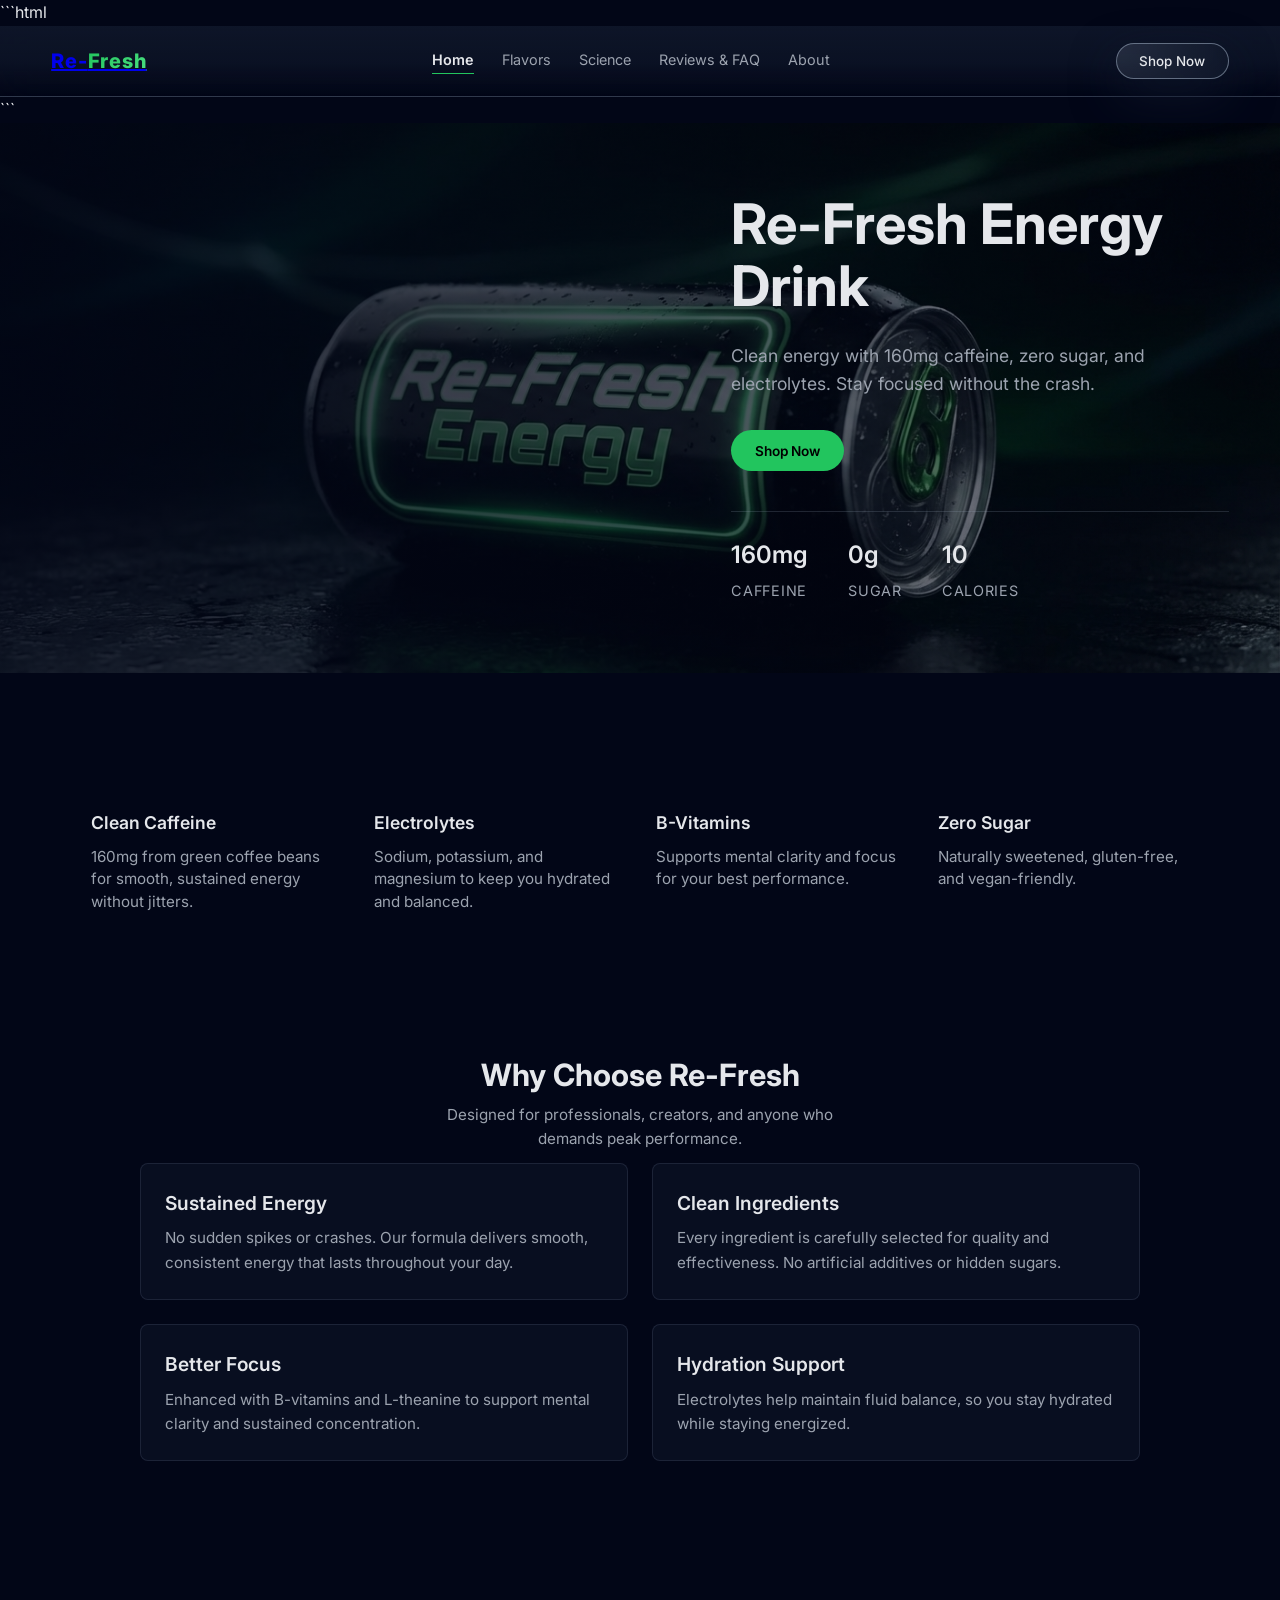
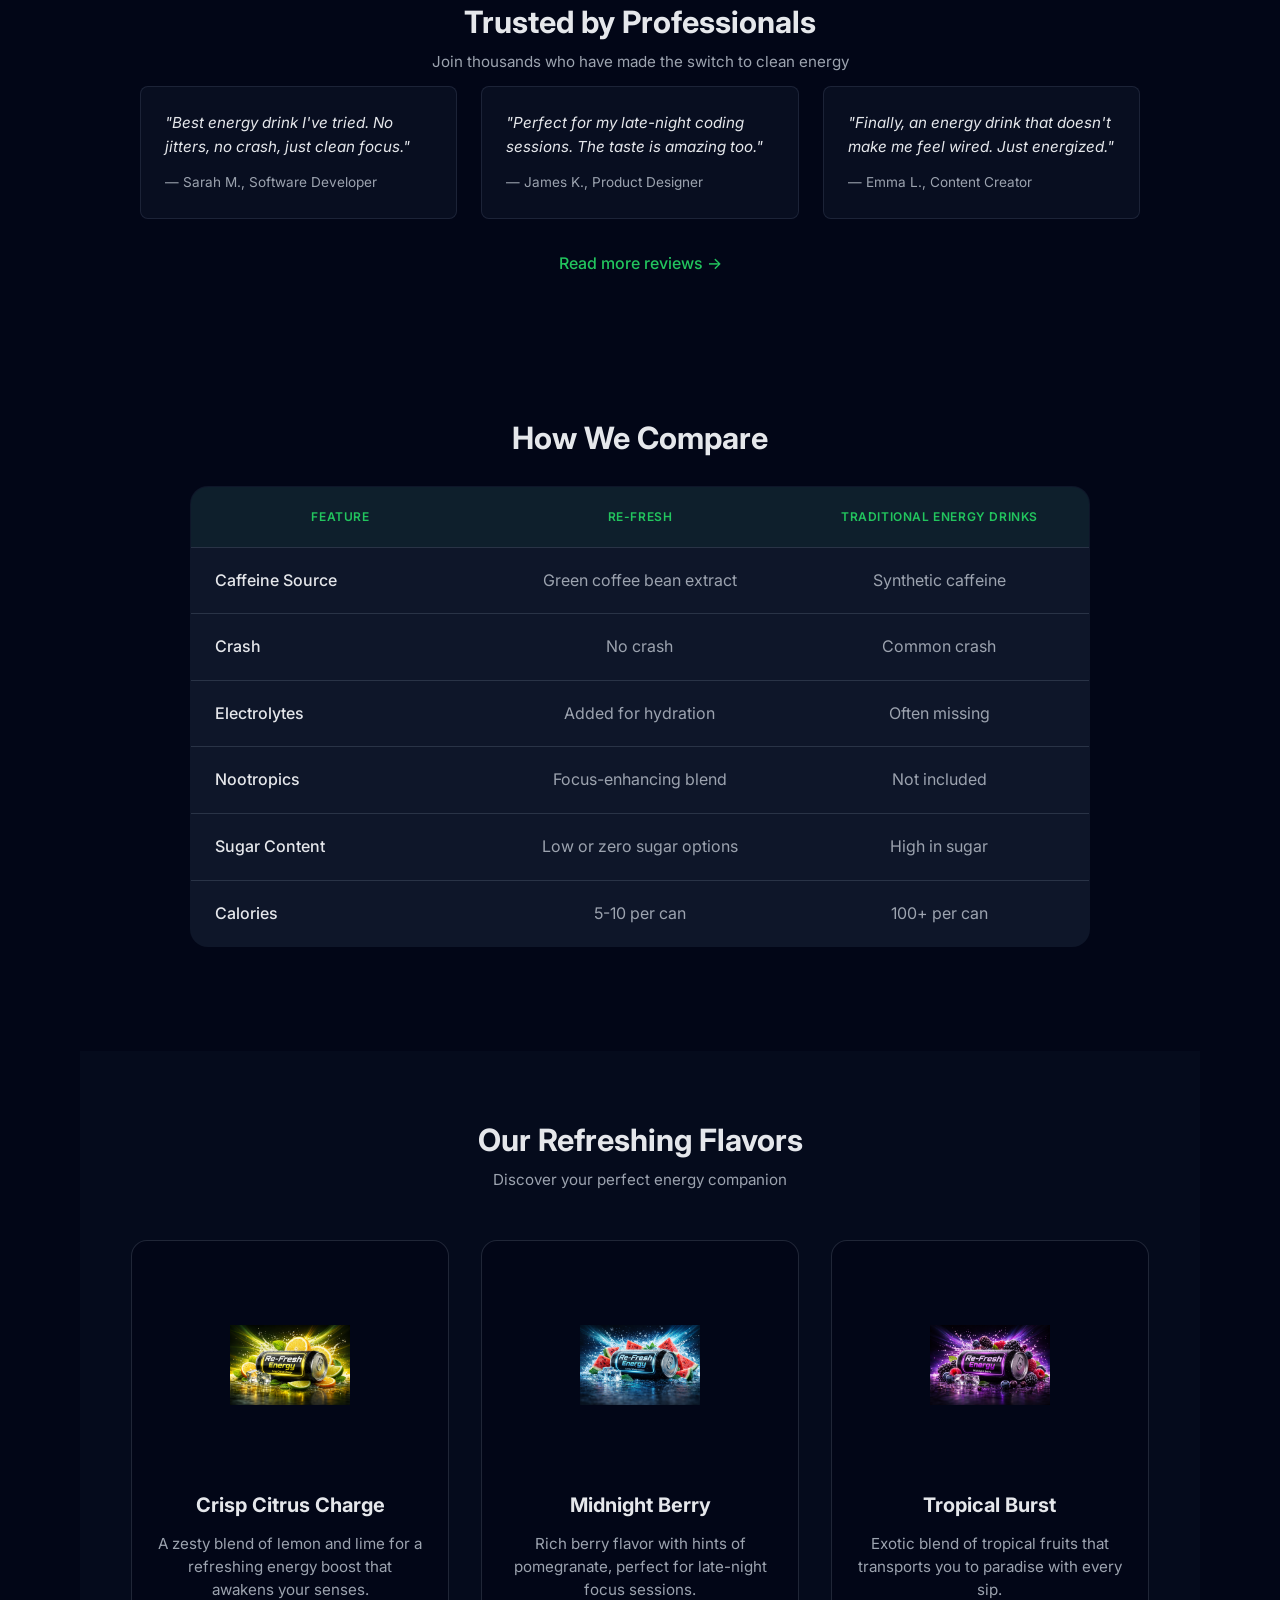
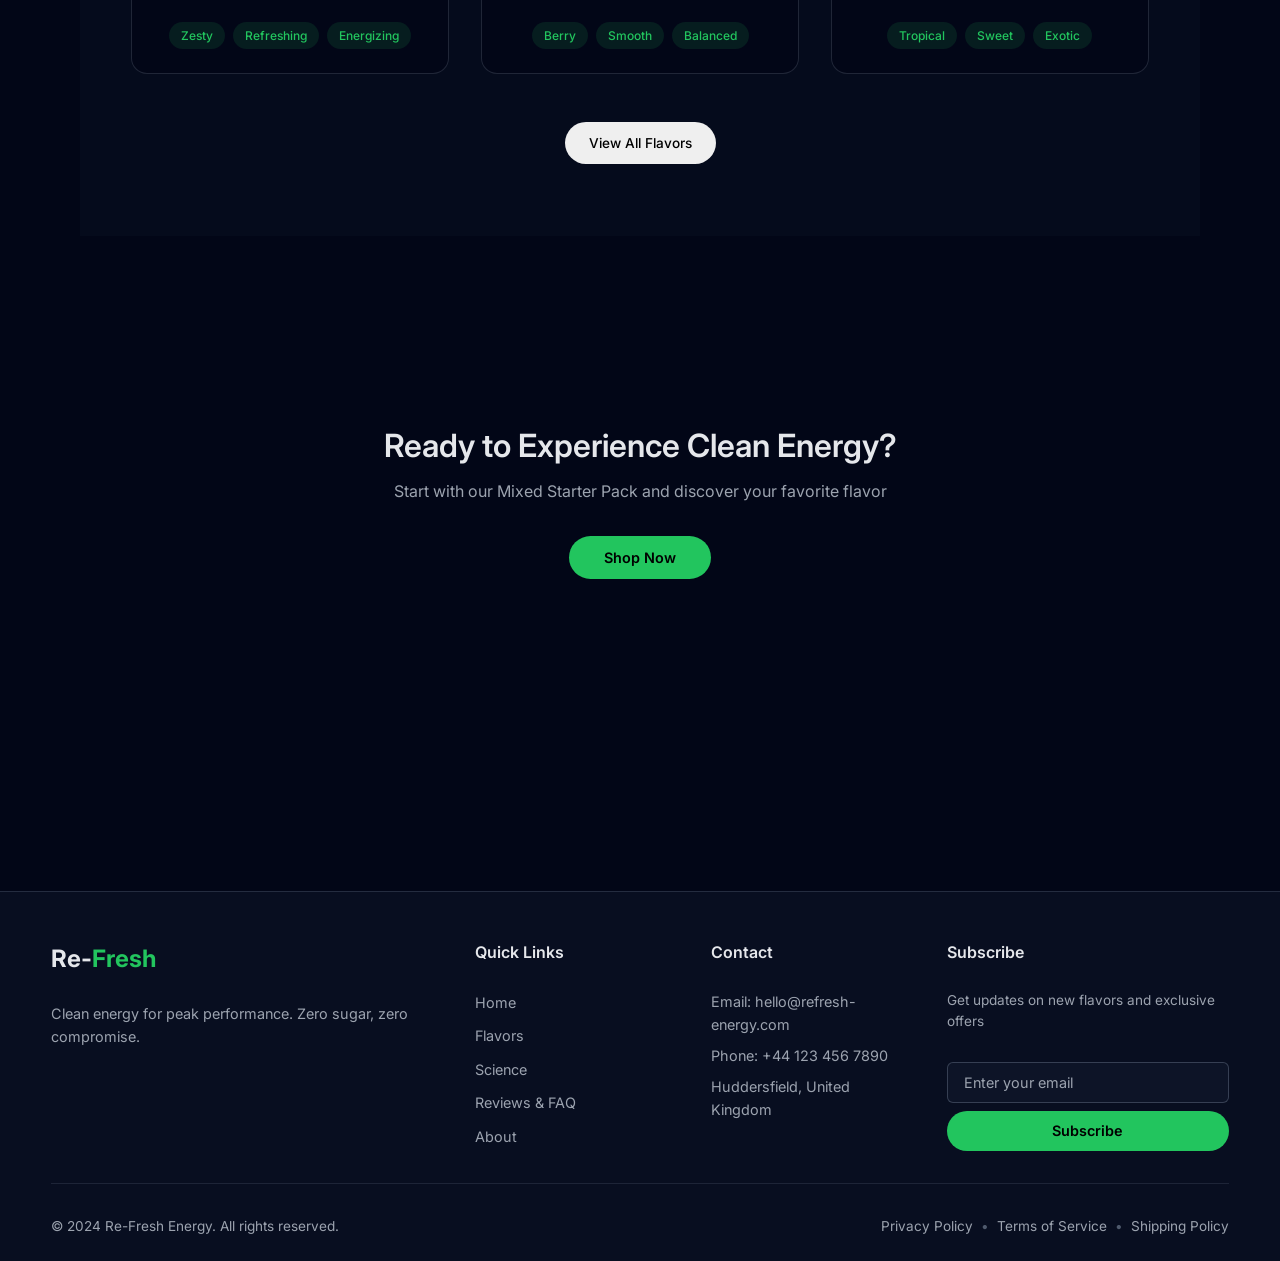
<file: index.html>
<!DOCTYPE html>
<html lang="en">
  <head>
    
    <meta charset="UTF-8" />

    
    <meta name="viewport" content="width=device-width, initial-scale=1.0" />

    
    <title>Re-Fresh Energy | Clean Focus, No Crash</title>

  
    <meta
      name="description"
      content="Re-Fresh Energy is a clean, crisp energy drink designed to power your day without the crash."
    />

    
    <link rel="stylesheet" href="styles.css" />

    
    <link rel="preconnect" href="https://fonts.googleapis.com" />
    <link rel="preconnect" href="https://fonts.gstatic.com" crossorigin />

    <link
      href="https://fonts.googleapis.com/css2?family=Inter:wght@300;400;500;600;700;800&display=swap"
      rel="stylesheet"
    />
  </head>
  <body>
   ```html
<header class="nav">
  <!-- Logo -->
  <a href="index.html" class="nav__logo" aria-label="Re-Fresh Home">
    Re-<span>Fresh</span>
  </a>

  <!-- Navigation Links -->
  <nav class="nav__links" id="navLinks" aria-label="Main navigation">
    <a href="index.html" class="active" aria-current="page">Home</a>
    <a href="flavors.html">Flavors</a>
    <a href="science.html">Science</a>
    <a href="reviews.html">Reviews &amp; FAQ</a>
    <a href="about.html">About</a>
  </nav>

  <!-- Call to Action -->
 <!-- Shop Now Button -->
<button
  type="button"
  class="nav__cta"
  onclick="goToFlavors()"
  aria-label="Shop now and explore our flavors"
>
  Shop Now
</button>

<!-- Mobile Navigation Menu Toggle -->
<button
  type="button"
  class="nav__menu"
  id="navToggle"
  aria-label="Open navigation menu"
  aria-controls="navLinks"
  aria-expanded="false"
>
  <span aria-hidden="true"></span>
  <span aria-hidden="true"></span>
</button>
</header>
```


    <main>
      <!-- HERO -->
      <section class="hero" id="top">
        <div class="hero__content">
          <h1 class="hero__title">Re-Fresh Energy Drink</h1>
          <p class="hero__subtitle">
            Clean energy with 160mg caffeine, zero sugar, and electrolytes. 
            Stay focused without the crash.
          </p>
          <div class="hero__actions">
            <button class="btn btn--primary" onclick="goToFlavors()">
              Shop Now
            </button>
          </div>
          <div class="hero__details">
            <div class="hero__detail-item">
              <span class="hero__detail-label">160mg</span>
              <span class="hero__detail-text">Caffeine</span>
            </div>
            <div class="hero__detail-item">
              <span class="hero__detail-label">0g</span>
              <span class="hero__detail-text">Sugar</span>
            </div>
            <div class="hero__detail-item">
              <span class="hero__detail-label">10</span>
              <span class="hero__detail-text">Calories</span>
            </div>
          </div>
        </div>
      </section>

      <!-- PRODUCT INFO -->
      <section class="section section--info">
        <div class="info-grid">
          <div class="info-item">
            <h3>Clean Caffeine</h3>
            <p>160mg from green coffee beans for smooth, sustained energy without jitters.</p>
          </div>
          <div class="info-item">
            <h3>Electrolytes</h3>
            <p>Sodium, potassium, and magnesium to keep you hydrated and balanced.</p>
          </div>
          <div class="info-item">
            <h3>B-Vitamins</h3>
            <p>Supports mental clarity and focus for your best performance.</p>
          </div>
          <div class="info-item">
            <h3>Zero Sugar</h3>
            <p>Naturally sweetened, gluten-free, and vegan-friendly.</p>
          </div>
        </div>
      </section>

      <!-- WHY CHOOSE RE-FRESH -->
      <section class="section">
        <div class="section__header section__header--center">
          <h2>Why Choose Re-Fresh</h2>
          <p>Designed for professionals, creators, and anyone who demands peak performance.</p>
        </div>
        <div class="benefits-grid">
          <div class="benefit-card">
            <h3>Sustained Energy</h3>
            <p>No sudden spikes or crashes. Our formula delivers smooth, consistent energy that lasts throughout your day.</p>
          </div>
          <div class="benefit-card">
            <h3>Clean Ingredients</h3>
            <p>Every ingredient is carefully selected for quality and effectiveness. No artificial additives or hidden sugars.</p>
          </div>
          <div class="benefit-card">
            <h3>Better Focus</h3>
            <p>Enhanced with B-vitamins and L-theanine to support mental clarity and sustained concentration.</p>
          </div>
          <div class="benefit-card">
            <h3>Hydration Support</h3>
            <p>Electrolytes help maintain fluid balance, so you stay hydrated while staying energized.</p>
          </div>
        </div>
      </section>

      <!-- HOW IT WORKS -->
      <!-- <section class="section section--alt">
        <div class="section__header section__header--center">
          <h2>How It Works</h2>
          <p>Three simple steps to better energy</p>
        </div>
        <div class="steps">
          <div class="step">
            <div class="step__number">1</div>
            <h3>Choose Your Flavor</h3>
            <p>Select from our range of refreshing flavors or try our mixed starter pack.</p>
          </div>
          <div class="step">
            <div class="step__number">2</div>
            <h3>Add to Cart</h3>
            <p>Build your perfect energy stack with our flexible ordering system.</p>
          </div>
          <div class="step">
            <div class="step__number">3</div>
            <h3>Stay Energized</h3>
            <p>Enjoy clean, sustained energy without the crash. Feel the difference.</p>
          </div>
        </div>
      </section> -->

      <!-- TESTIMONIALS PREVIEW -->
      <section class="section">
        <div class="section__header section__header--center">
          <h2>Trusted by Professionals</h2>
          <p>Join thousands who have made the switch to clean energy</p>
        </div>
        <div class="testimonials-preview">
          <div class="testimonial-preview">
            <p class="testimonial-preview__quote">"Best energy drink I've tried. No jitters, no crash, just clean focus."</p>
            <p class="testimonial-preview__author">— Sarah M., Software Developer</p>
          </div>
          <div class="testimonial-preview">
            <p class="testimonial-preview__quote">"Perfect for my late-night coding sessions. The taste is amazing too."</p>
            <p class="testimonial-preview__author">— James K., Product Designer</p>
          </div>
          <div class="testimonial-preview">
            <p class="testimonial-preview__quote">"Finally, an energy drink that doesn't make me feel wired. Just energized."</p>
            <p class="testimonial-preview__author">— Emma L., Content Creator</p>
          </div>
        </div>
        <div style="text-align: center; margin-top: 2rem;">
          <a href="reviews.html" style="color: var(--accent); text-decoration: none; font-weight: 500;">Read more reviews →</a>
        </div>
      </section>

            <!-- This is the comparison table from science.html that we'll add to index.html -->
      <section class="section">
        <div class="section__header">
          <h2>How We Compare</h2>
          <!-- <p>
            See how Re-Fresh stands out from traditional energy drinks with our clean, focused energy formula.
          </p> -->
        </div>
        
        <div class="comparison-table">
          <table>
            <thead>
              <tr>
                <th>Feature</th>
                <th>Re-Fresh</th>
                <th>Traditional Energy Drinks</th>
              </tr>
            </thead>
            <tbody>
              <tr>
                <td>Caffeine Source</td>
                <td>Green coffee bean extract</td>
                <td>Synthetic caffeine</td>
              </tr>
              <tr>
                <td>Crash</td>
                <td>No crash</td>
                <td>Common crash</td>
              </tr>
              <tr>
                <td>Electrolytes</td>
                <td>Added for hydration</td>
                <td>Often missing</td>
              </tr>
              <tr>
                <td>Nootropics</td>
                <td>Focus-enhancing blend</td>
                <td>Not included</td>
              </tr>
              <tr>
                <td>Sugar Content</td>
                <td>Low or zero sugar options</td>
                <td>High in sugar</td>
              </tr>
              <tr>
                <td>Calories</td>
                <td>5-10 per can</td>
                <td>100+ per can</td>
              </tr>
            </tbody>
          </table>
        </div>
      </section>

      <!-- FLAVOR SHOWCASE -->
      <section class="section section--alt">
        <div class="section__header section__header--center">
          <h2>Our Refreshing Flavors</h2>
          <p>Discover your perfect energy companion</p>
        </div>
        <div class="flavor-showcase">
          <div class="flavor-card">
            <div class="flavor-card__image">
              <img src="assets/Crisp Citrus Charge.png" alt="Crisp Citrus Charge" />
            </div>
            <h3>Crisp Citrus Charge</h3>
            <p>A zesty blend of lemon and lime for a refreshing energy boost that awakens your senses.</p>
            <div class="flavor-tags">
              <span class="flavor-tag">Zesty</span>
              <span class="flavor-tag">Refreshing</span>
              <span class="flavor-tag">Energizing</span>
            </div>
          </div>
          <div class="flavor-card">
            <div class="flavor-card__image">
              <img src="assets/Arctic Watermelon.png" alt="Midnight Berry" />
            </div>
            <h3>Midnight Berry</h3>
            <p>Rich berry flavor with hints of pomegranate, perfect for late-night focus sessions.</p>
            <div class="flavor-tags">
              <span class="flavor-tag">Berry</span>
              <span class="flavor-tag">Smooth</span>
              <span class="flavor-tag">Balanced</span>
            </div>
          </div>
          <div class="flavor-card">
            <div class="flavor-card__image">
              <img src="assets/Midnight Berry.png" alt="Tropical Burst" />
            </div>
            <h3>Tropical Burst</h3>
            <p>Exotic blend of tropical fruits that transports you to paradise with every sip.</p>
            <div class="flavor-tags">
              <span class="flavor-tag">Tropical</span>
              <span class="flavor-tag">Sweet</span>
              <span class="flavor-tag">Exotic</span>
            </div>
          </div>
        </div>
        <div style="text-align: center; margin-top: 3rem;">
          <button class="btn btn--outline" onclick="goToFlavors()">View All Flavors</button>
        </div>
      </section>


      <!-- SHOP CTA -->
      <section class="section section--shop">
        <div class="shop-cta">
          <h2>Ready to Experience Clean Energy?</h2>
          <p>Start with our Mixed Starter Pack and discover your favorite flavor</p>
          <button class="btn btn--primary btn--large" onclick="goToFlavors()">
            Shop Now
          </button>
        </div>
      </section>
    </main>

    <footer class="footer">
      <div class="footer__content">
        <div class="footer__section">
          <div class="footer__brand">Re-<span>Fresh</span></div>
          <p class="footer__description">Clean energy for peak performance. Zero sugar, zero compromise.</p>
        </div>

        <div class="footer__section">
          <h4 class="footer__heading">Quick Links</h4>
          <ul class="footer__links">
            <li><a href="index.html">Home</a></li>
            <li><a href="flavors.html">Flavors</a></li>
            <li><a href="science.html">Science</a></li>
            <li><a href="reviews.html">Reviews & FAQ</a></li>
            <li><a href="about.html">About</a></li>
          </ul>
        </div>

        <div class="footer__section">
          <h4 class="footer__heading">Contact</h4>
          <ul class="footer__contact">
            <li>Email: <a href="mailto:hello@refresh-energy.com">hello@refresh-energy.com</a></li>
            <li>Phone: <a href="tel:+441234567890">+44 123 456 7890</a></li>
            <li>Huddersfield, United Kingdom</li>
          </ul>
        </div>

        <div class="footer__section">
          <h4 class="footer__heading">Subscribe</h4>
          <p class="footer__subscribe-text">Get updates on new flavors and exclusive offers</p>
          <form class="footer__subscribe" onsubmit="event.preventDefault(); alert('Thank you for subscribing!');">
            <input type="email" placeholder="Enter your email" class="footer__email-input" required />
            <button type="submit" class="btn btn--primary">Subscribe</button>
          </form>
        </div>
      </div>

      <div class="footer__bottom">
        <p class="footer__copyright">© 2024 Re-Fresh Energy. All rights reserved.</p>
        <div class="footer__legal">
          <a href="#">Privacy Policy</a>
          <span>•</span>
          <a href="#">Terms of Service</a>
          <span>•</span>
          <a href="#">Shipping Policy</a>
        </div>
      </div>
    </footer>

    <div class="toast" id="toast">Added to cart</div>

    <script src="script.js"></script>
  </body>
  </html>
</file>
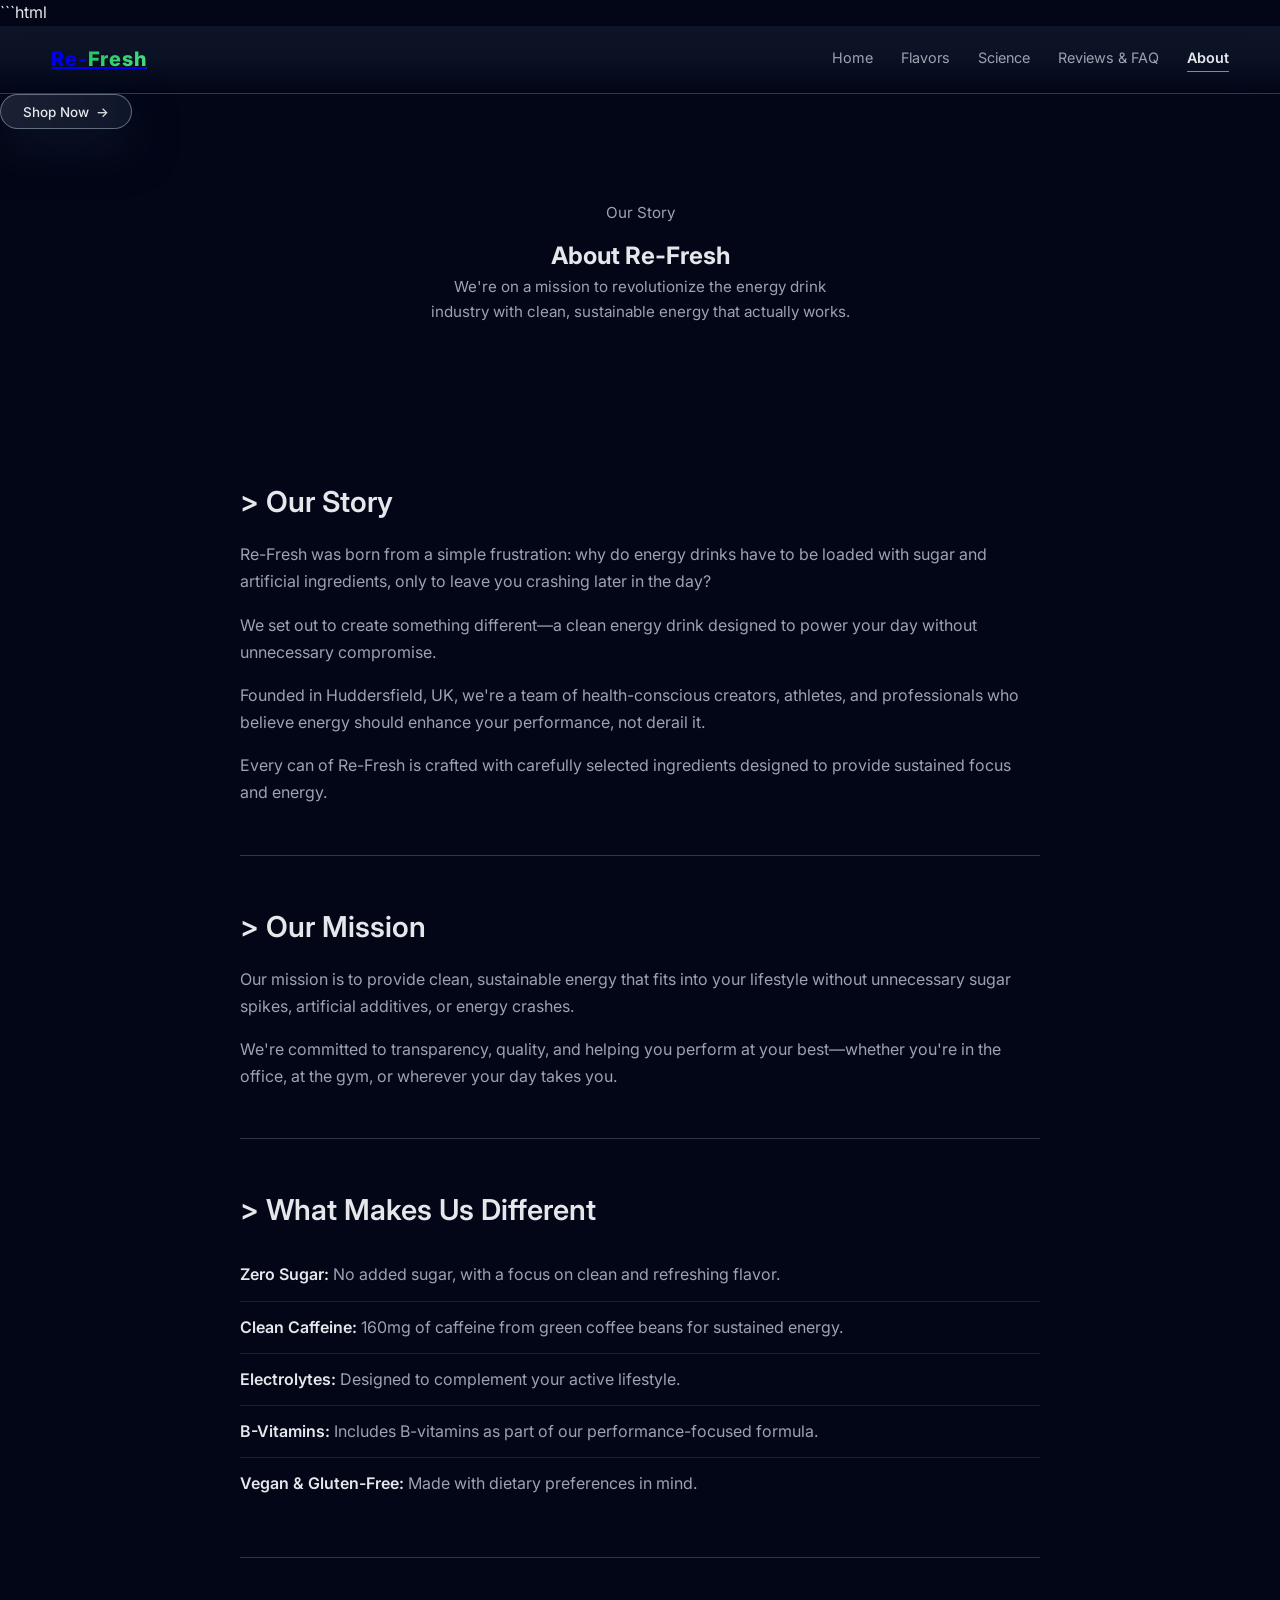
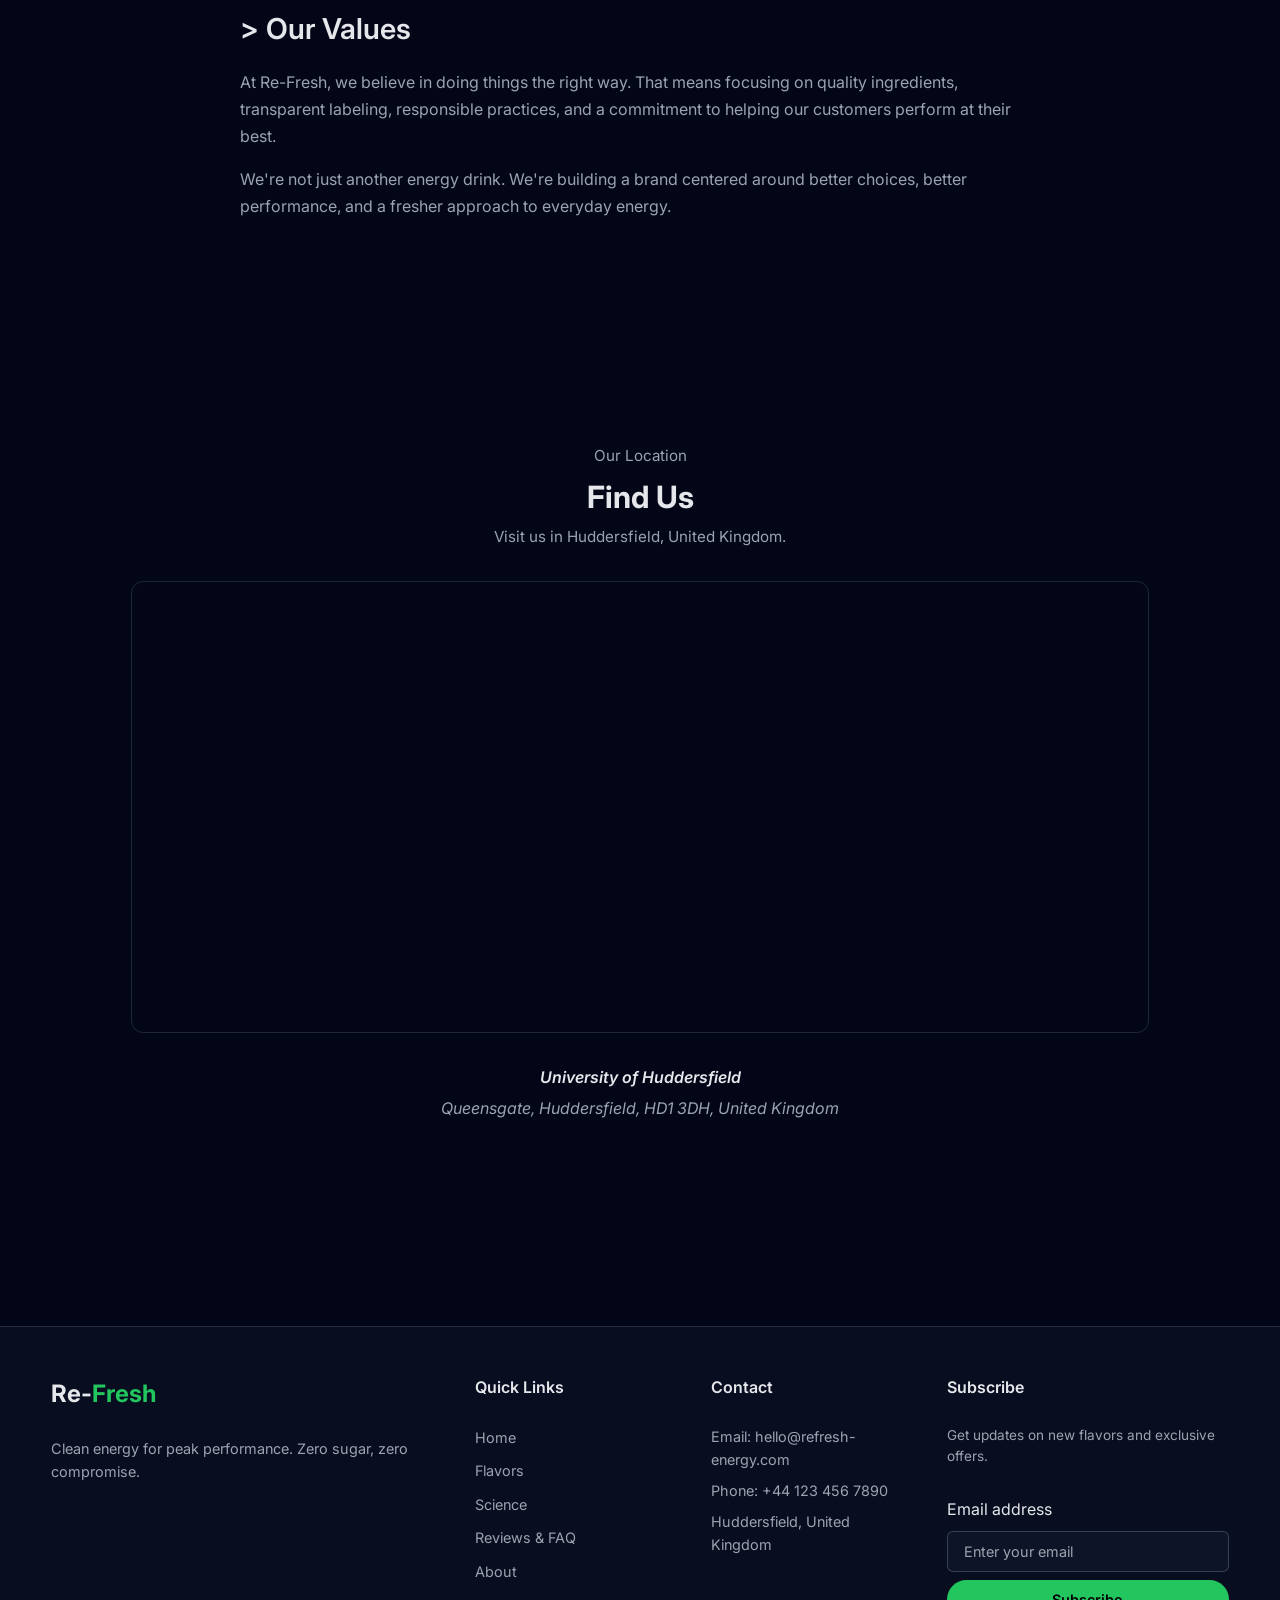
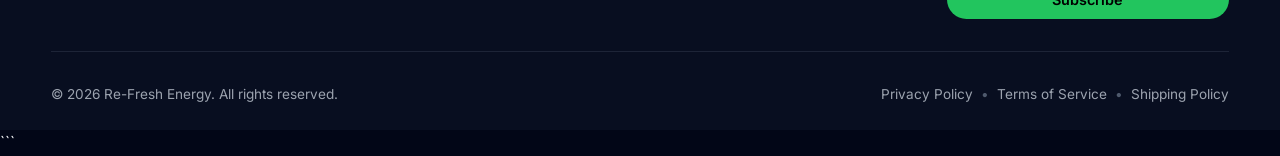
<file: about.html>
```html
<!DOCTYPE html>
<html lang="en">
  <head>
    <meta charset="UTF-8" />
    <meta
      name="viewport"
      content="width=device-width, initial-scale=1.0"
    />

    <title>About Re-Fresh</title>

    <meta
      name="description"
      content="Discover the story, mission, values, and clean-energy philosophy behind Re-Fresh Energy Drink."
    />

    <meta name="theme-color" content="#ffffff" />

    <!-- Google Fonts -->
    <link rel="preconnect" href="https://fonts.googleapis.com" />
    <link rel="preconnect" href="https://fonts.gstatic.com" crossorigin />

    <link
      href="https://fonts.googleapis.com/css2?family=Inter:wght@300;400;500;600;700;800&display=swap"
      rel="stylesheet"
    />

    <!-- Main Stylesheet -->
    <link rel="stylesheet" href="styles.css" />
  </head>

 <!-- ==================== HEADER / NAVIGATION ==================== -->
<header class="nav">
  <a href="index.html" class="nav__logo" aria-label="Re-Fresh Home">
    Re-<span>Fresh</span>
  </a>

  <nav class="nav__links" aria-label="Main navigation">
    <a href="index.html">Home</a>
    <a href="flavors.html">Flavors</a>
    <a href="science.html">Science</a>
    <a href="reviews.html">Reviews &amp; FAQ</a>
    <a href="about.html" class="active" aria-current="page">About</a>
  </nav>
</header>


<button
  type="button"
  class="nav__cta"
  onclick="goToFlavors()"
  aria-label="Shop Re-Fresh flavors"
>
  <span>Shop Now</span>
  <span class="nav__cta-arrow">→</span>
</button>


      <button
        type="button"
        class="nav__menu"
        id="navToggle"
        aria-label="Open navigation menu"
        aria-expanded="false"
        aria-controls="main-navigation"
      >
        <span></span>
        <span></span>
      </button>
    </header>

    <!-- ==================== MAIN CONTENT ==================== -->
    <main>
      <!-- Hero / Introduction -->
      <section class="section section--hero">
        <div class="section__header section__header--center">
          <p class="section__eyebrow">Our Story</p>

          <h1>About Re-Fresh</h1>

          <p>
            We're on a mission to revolutionize the energy drink industry
            with clean, sustainable energy that actually works.
          </p>
        </div>
      </section>

      <!-- About Content -->
      <section class="section" aria-labelledby="about-heading">
        <div class="about-content">

          <!-- Our Story -->
          <article class="about-section about-section--underline">
            <h2 id="about-heading">&gt; Our Story</h2>

            <p>
              Re-Fresh was born from a simple frustration: why do energy
              drinks have to be loaded with sugar and artificial ingredients,
              only to leave you crashing later in the day?
            </p>

            <p>
              We set out to create something different—a clean energy drink
              designed to power your day without unnecessary compromise.
            </p>

            <p>
              Founded in Huddersfield, UK, we're a team of health-conscious
              creators, athletes, and professionals who believe energy should
              enhance your performance, not derail it.
            </p>

            <p>
              Every can of Re-Fresh is crafted with carefully selected
              ingredients designed to provide sustained focus and energy.
            </p>
          </article>

          <!-- Our Mission -->
          <article class="about-section about-section--underline">
            <h2>&gt; Our Mission</h2>

            <p>
              Our mission is to provide clean, sustainable energy that fits
              into your lifestyle without unnecessary sugar spikes, artificial
              additives, or energy crashes.
            </p>

            <p>
              We're committed to transparency, quality, and helping you
              perform at your best—whether you're in the office, at the gym,
              or wherever your day takes you.
            </p>
          </article>

          <!-- What Makes Us Different -->
          <article class="about-section about-section--underline">
            <h2>&gt; What Makes Us Different</h2>

            <ul class="about-list">
              <li>
                <strong>Zero Sugar:</strong>
                No added sugar, with a focus on clean and refreshing flavor.
              </li>

              <li>
                <strong>Clean Caffeine:</strong>
                160mg of caffeine from green coffee beans for sustained energy.
              </li>

              <li>
                <strong>Electrolytes:</strong>
                Designed to complement your active lifestyle.
              </li>

              <li>
                <strong>B-Vitamins:</strong>
                Includes B-vitamins as part of our performance-focused formula.
              </li>

              <li>
                <strong>Vegan &amp; Gluten-Free:</strong>
                Made with dietary preferences in mind.
              </li>
            </ul>
          </article>

          <!-- Our Values -->
          <article class="about-section">
            <h2>&gt; Our Values</h2>

            <p>
              At Re-Fresh, we believe in doing things the right way. That
              means focusing on quality ingredients, transparent labeling,
              responsible practices, and a commitment to helping our customers
              perform at their best.
            </p>

            <p>
              We're not just another energy drink. We're building a brand
              centered around better choices, better performance, and a
              fresher approach to everyday energy.
            </p>
          </article>

        </div>
      </section>

      <!-- ==================== LOCATION ==================== -->
      <section
        class="section section--map"
        aria-labelledby="location-heading"
      >
        <div class="section__header section__header--center">
          <p class="section__eyebrow">Our Location</p>

          <h2 id="location-heading">Find Us</h2>

          <p>
            Visit us in Huddersfield, United Kingdom.
          </p>
        </div>

        <div class="map-container">
          <iframe
            src="https://www.google.com/maps/embed?pb=!1m18!1m12!1m3!1d2366.8351500000004!2d-1.7897!3d53.6436!2m3!1f0!2f0!3f0!3m2!1i1024!2i768!4f13.1!3m3!1m2!1s0x487bdd7e1b8a1b6b%3A0x3b3b3b3b3b3b3b3b!2sUniversity%20of%20Huddersfield!5e0!3m2!1sen!2suk!4v1698765432100!5m2!1sen!2suk"
            width="100%"
            height="450"
            style="border: 0"
            allowfullscreen
            loading="lazy"
            referrerpolicy="no-referrer-when-downgrade"
            title="Map showing the University of Huddersfield"
          ></iframe>
        </div>

        <address class="map-info">
          <p>
            <strong>University of Huddersfield</strong>
          </p>

          <p>
            Queensgate, Huddersfield, HD1 3DH,
            United Kingdom
          </p>
        </address>
      </section>
    </main>

    <!-- ==================== FOOTER ==================== -->
    <footer class="footer">
      <div class="footer__content">

        <!-- Brand -->
        <section class="footer__section">
          <div class="footer__brand">
            Re-<span>Fresh</span>
          </div>

          <p class="footer__description">
            Clean energy for peak performance.
            Zero sugar, zero compromise.
          </p>
        </section>

        <!-- Quick Links -->
        <section class="footer__section">
          <h2 class="footer__heading">Quick Links</h2>

          <ul class="footer__links">
            <li><a href="index.html">Home</a></li>
            <li><a href="flavors.html">Flavors</a></li>
            <li><a href="science.html">Science</a></li>
            <li><a href="reviews.html">Reviews &amp; FAQ</a></li>
            <li><a href="about.html">About</a></li>
          </ul>
        </section>

        <!-- Contact -->
        <section class="footer__section">
          <h2 class="footer__heading">Contact</h2>

          <ul class="footer__contact">
            <li>
              Email:
              <a href="mailto:hello@refresh-energy.com">
                hello@refresh-energy.com
              </a>
            </li>

            <li>
              Phone:
              <a href="tel:+441234567890">
                +44 123 456 7890
              </a>
            </li>

            <li>
              Huddersfield, United Kingdom
            </li>
          </ul>
        </section>

        <!-- Newsletter -->
        <section class="footer__section">
          <h2 class="footer__heading">Subscribe</h2>

          <p class="footer__subscribe-text">
            Get updates on new flavors and exclusive offers.
          </p>

          <form
            class="footer__subscribe"
            id="subscribeForm"
          >
            <label
              for="email"
              class="sr-only"
            >
              Email address
            </label>

            <input
              type="email"
              id="email"
              name="email"
              placeholder="Enter your email"
              class="footer__email-input"
              autocomplete="email"
              required
            />

            <button
              type="submit"
              class="btn btn--primary"
            >
              Subscribe
            </button>
          </form>
        </section>

      </div>

      <!-- Footer Bottom -->
      <div class="footer__bottom">
        <p class="footer__copyright">
          &copy; 2026 Re-Fresh Energy. All rights reserved.
        </p>

        <nav
          class="footer__legal"
          aria-label="Legal navigation"
        >
          <a href="#">Privacy Policy</a>
          <span aria-hidden="true">•</span>

          <a href="#">Terms of Service</a>
          <span aria-hidden="true">•</span>

          <a href="#">Shipping Policy</a>
        </nav>
      </div>
    </footer>

    <!-- Toast Notification -->
    <div
      class="toast"
      id="toast"
      role="status"
      aria-live="polite"
    >
      Added to cart
    </div>

    <!-- JavaScript -->
    <script src="script.js" defer></script>
  </body>
</html>
```
</file>
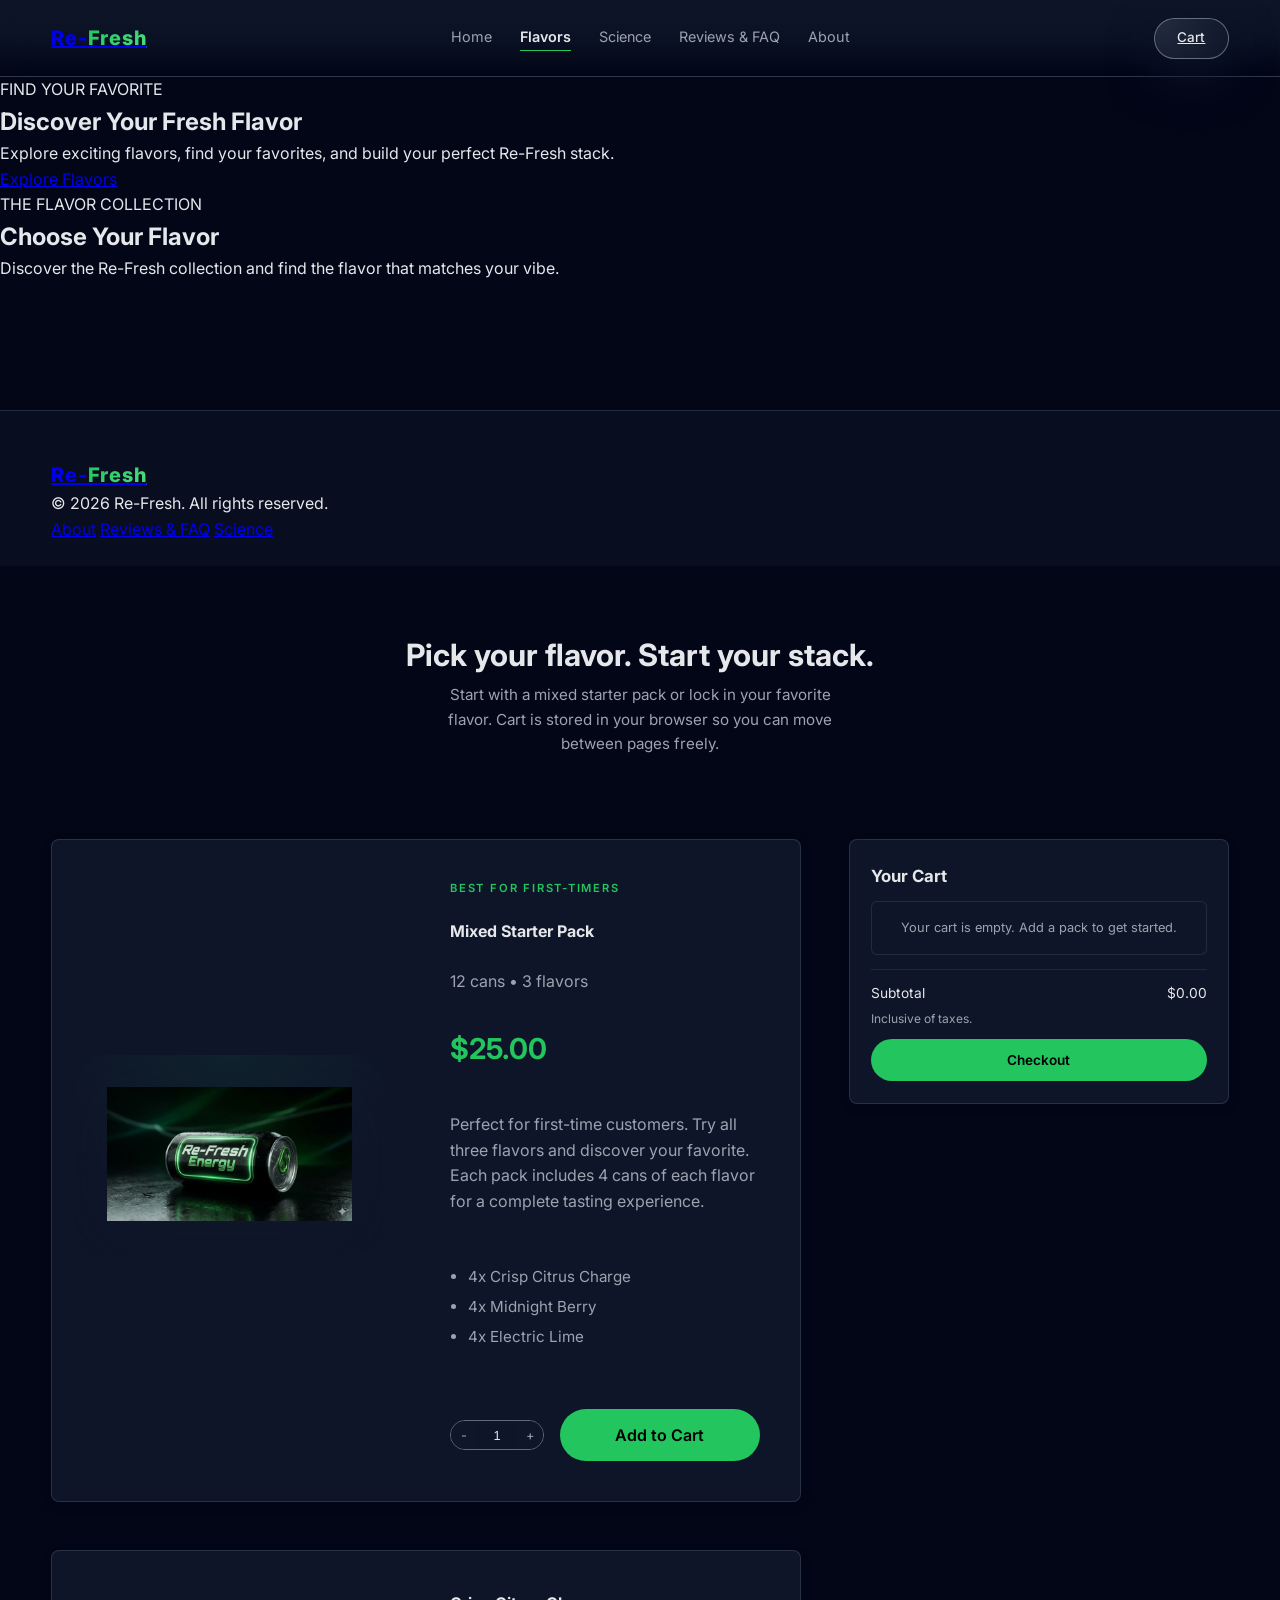
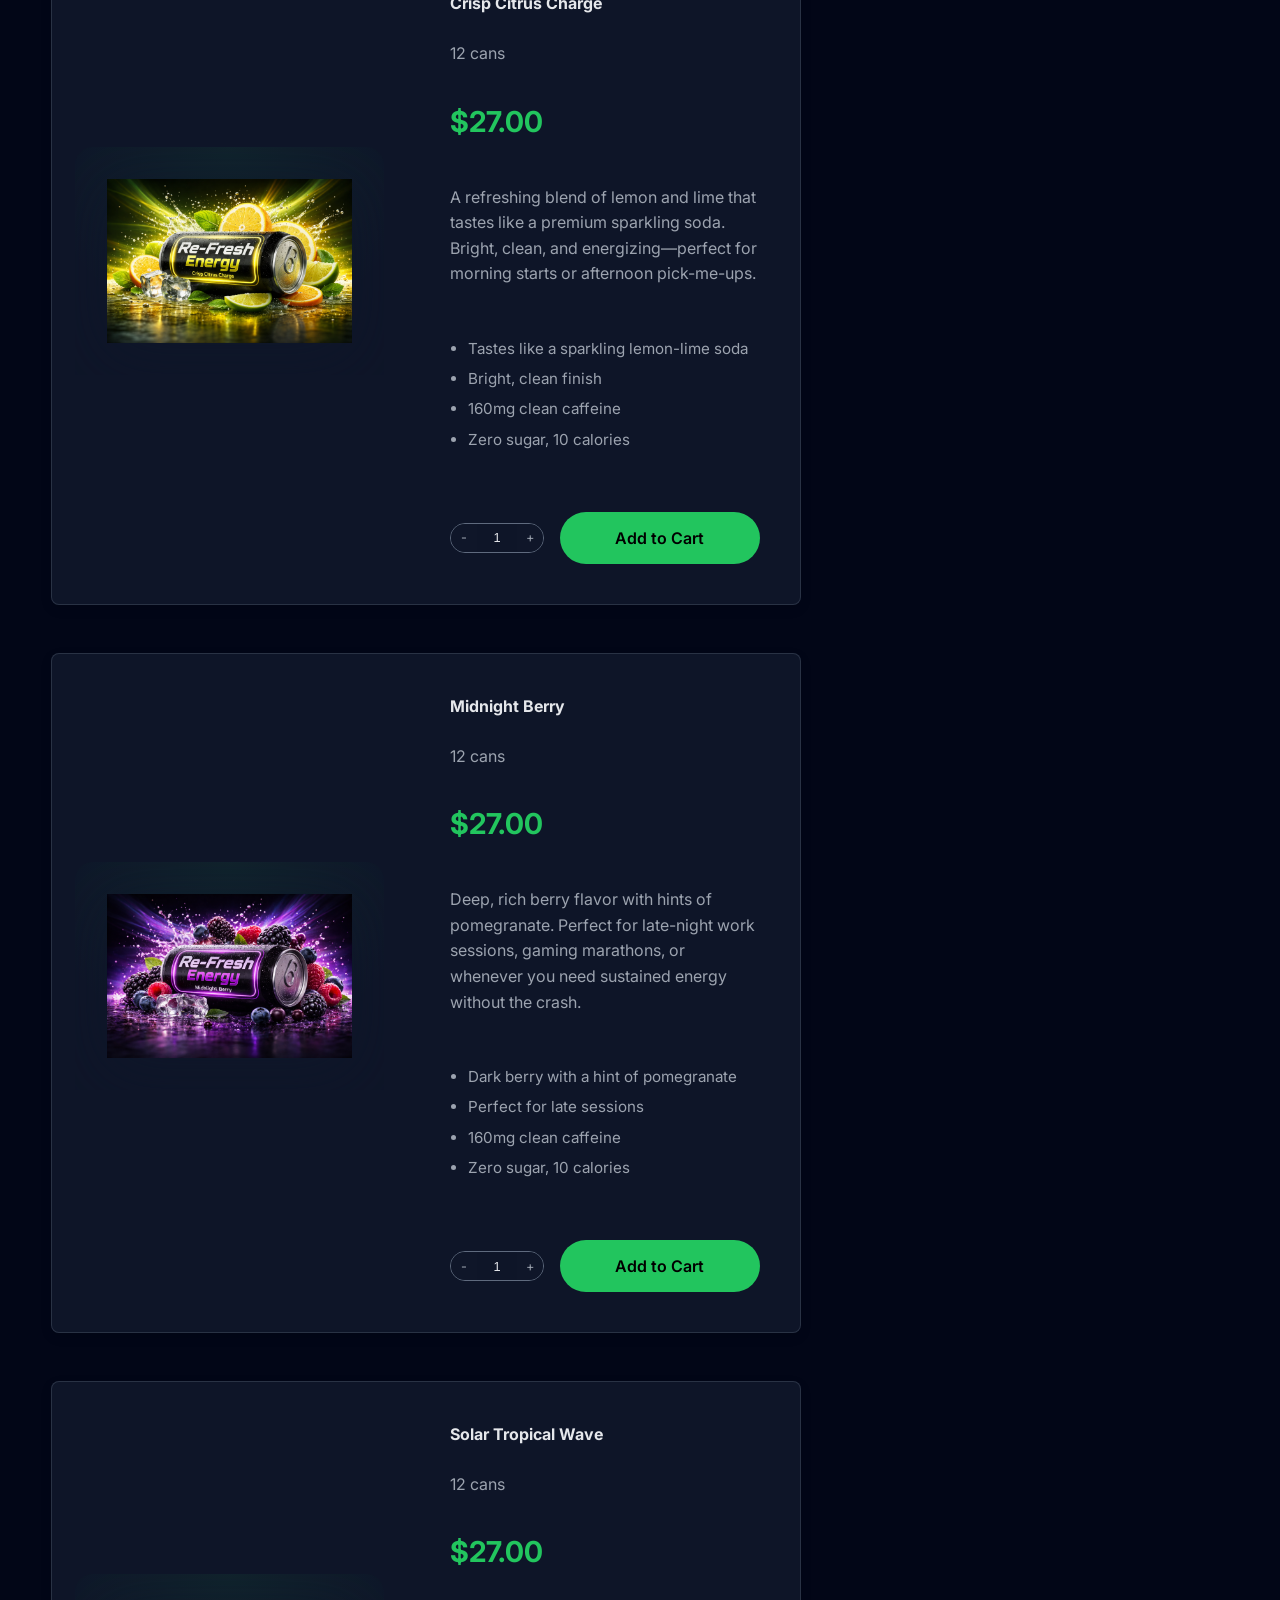
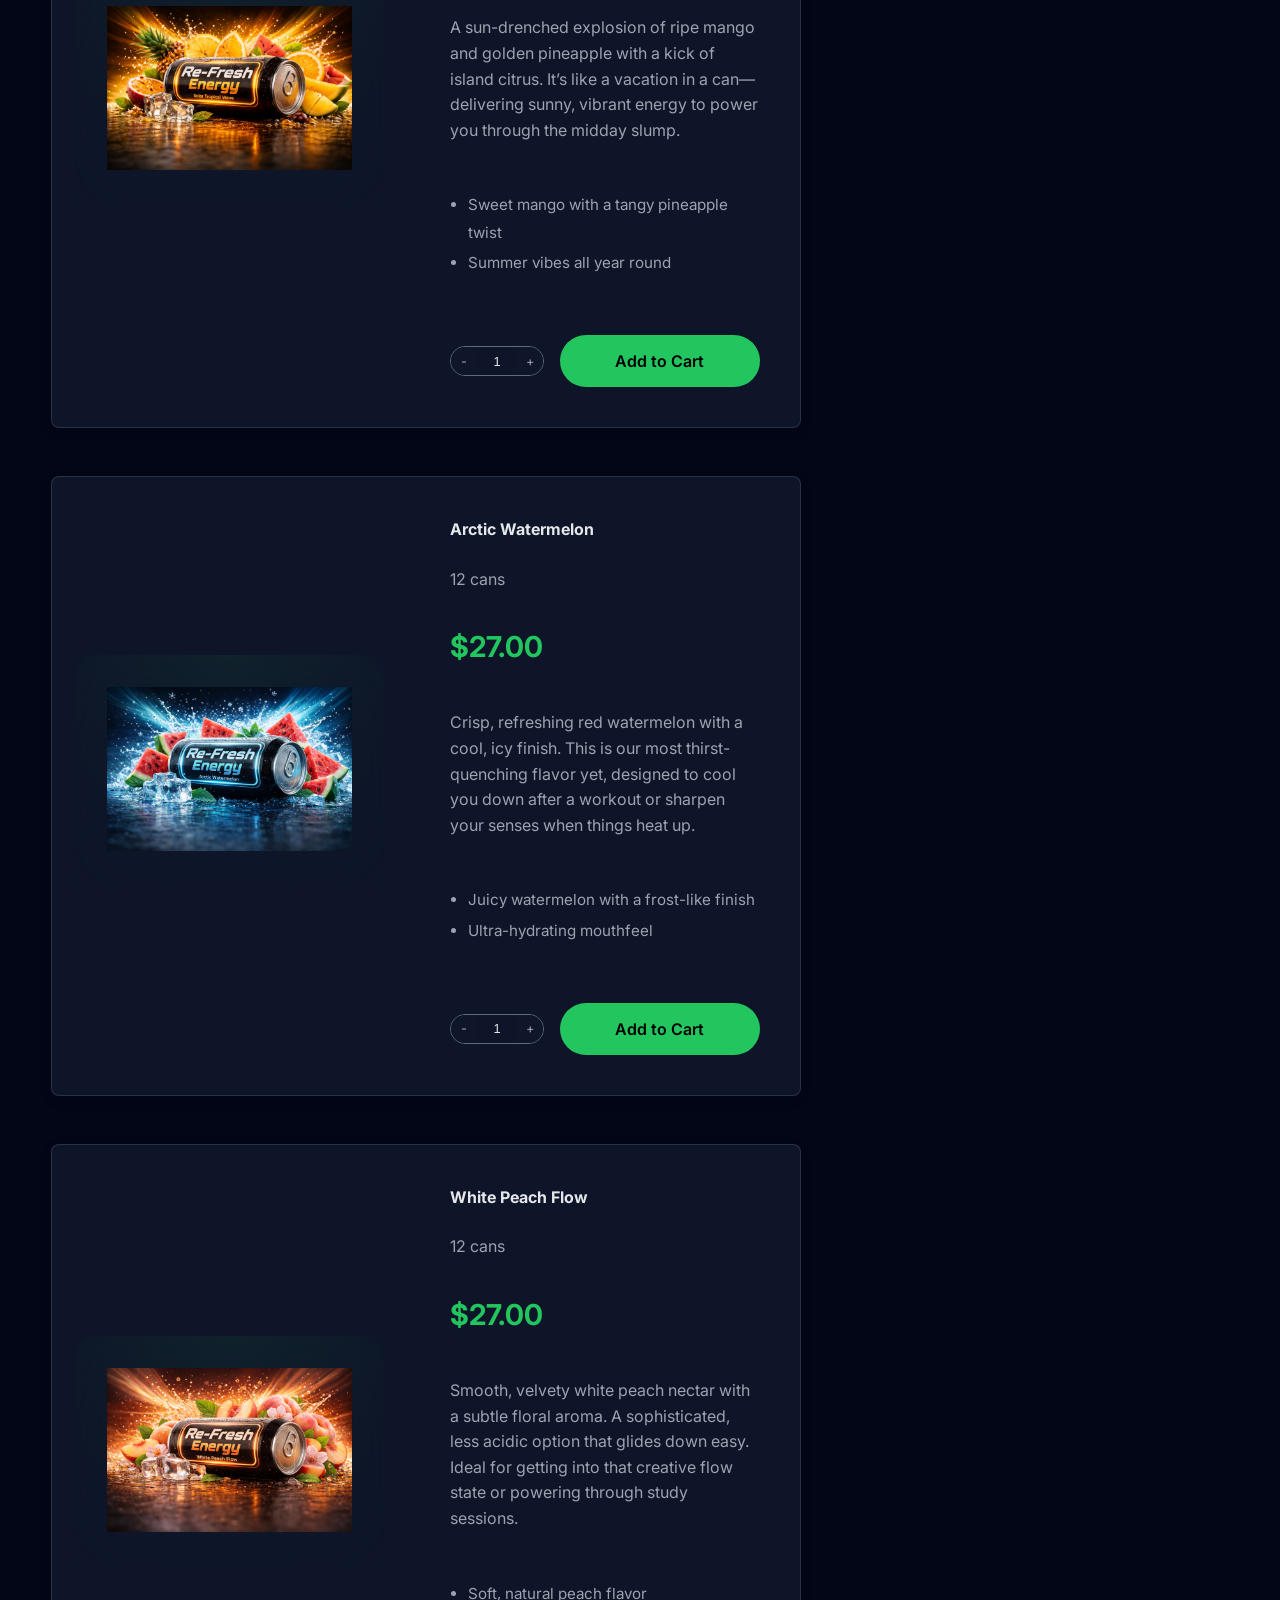
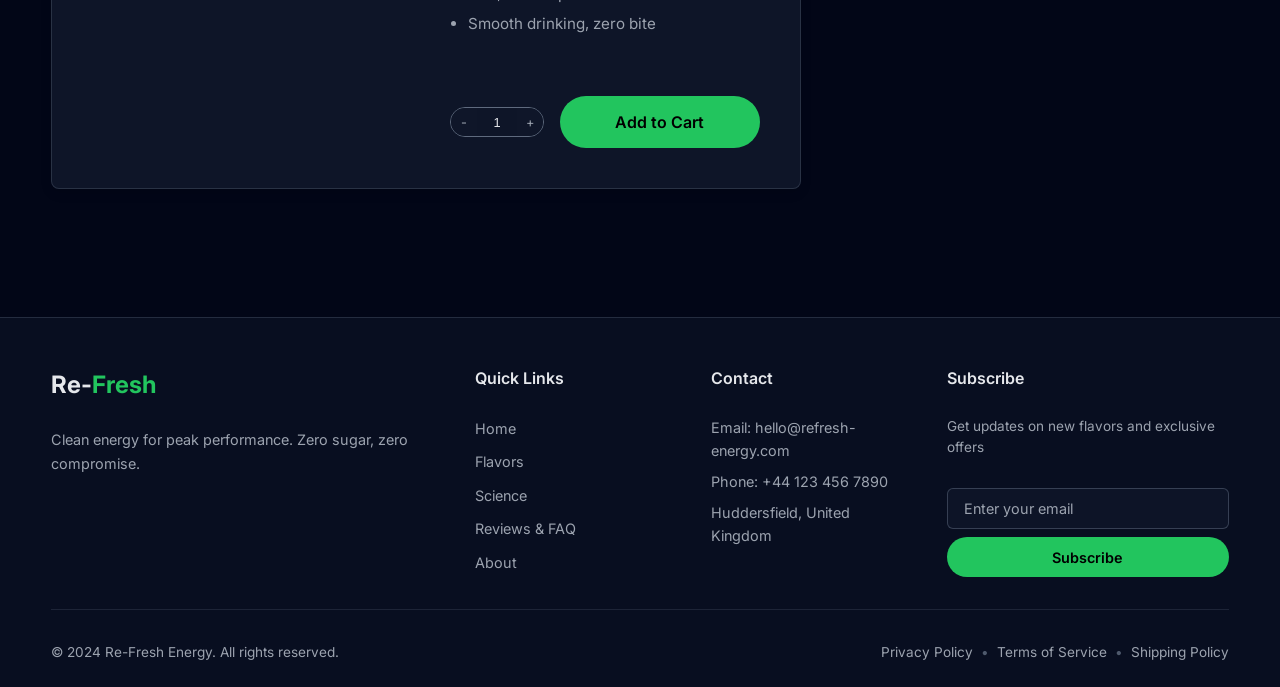
<file: flavors.html>
<!DOCTYPE html>
<html lang="en">
  <head>
    <!-- Character Encoding -->
    <meta charset="UTF-8" />

    <!-- Responsive Layout -->
    <meta name="viewport" content="width=device-width, initial-scale=1.0" />

    <!-- Page Information -->
    <title>Re-Fresh Flavors | Build Your Stack</title>

    <meta
      name="description"
      content="Explore Re-Fresh energy drink flavors and build your perfect flavor stack."
    />

    <meta name="theme-color" content="#101010" />

    <!-- Stylesheet -->
    <link rel="stylesheet" href="styles.css" />

    <!-- Google Fonts Optimization -->
    <link rel="preconnect" href="https://fonts.googleapis.com" />
    <link
      rel="preconnect"
      href="https://fonts.gstatic.com"
      crossorigin
    />
  </head>

  <body>
    <!-- Page Content Goes Here -->
  </body>
</html>
<link
  href="https://fonts.googleapis.com/css2?family=Inter:wght@400;500;600;700;800&display=swap"
  rel="stylesheet"
/>

</head>

<body>
  <!-- Navigation Bar -->
  <header class="nav">
    <a
      href="index.html"
      class="nav__logo"
      aria-label="Re-Fresh home"
    >
      Re-<span>Fresh</span>
    </a>

    <nav class="nav__links" id="mainNavigation" aria-label="Main navigation">
      <a href="index.html">Home</a>
      <a href="flavors.html" class="active" aria-current="page">
        Flavors
      </a>
      <a href="science.html">Science</a>
      <a href="reviews.html">Reviews &amp; FAQ</a>
      <a href="about.html">About</a>
    </nav>

    <div class="nav__actions">
      <a href="cart.html" class="nav__cta" aria-label="View shopping cart">
        Cart
      </a>

      <button
        type="button"
        class="nav__menu"
        id="navToggle"
        aria-label="Open navigation menu"
        aria-controls="mainNavigation"
        aria-expanded="false"
      >
        <span></span>
        <span></span>
      </button>
    </div>
  </header>

  <!-- Main Content -->
  <main>
    <section class="flavors-hero" aria-labelledby="flavorsTitle">
      <div class="flavors-hero__content">
        <p class="flavors-hero__eyebrow">FIND YOUR FAVORITE</p>

        <h1 id="flavorsTitle">
          Discover Your <span>Fresh</span> Flavor
        </h1>

        <p>
          Explore exciting flavors, find your favorites, and build
          your perfect Re-Fresh stack.
        </p>

        <a href="#flavors" class="hero__button">
          Explore Flavors
        </a>
      </div>
    </section>

    <!-- Flavors Section -->
    <section id="flavors" class="flavors-section">
      <div class="section-heading">
        <p>THE FLAVOR COLLECTION</p>
        <h2>Choose Your Flavor</h2>
        <p>
          Discover the Re-Fresh collection and find the flavor
          that matches your vibe.
        </p>
      </div>

      <!-- Add your flavor cards here -->
      <div class="flavors-grid" id="flavorsGrid">
        <!-- Example:
        <article class="flavor-card">
          <img
            src="images/flavor-name.png"
            alt="Re-Fresh flavor name"
            loading="lazy"
          />
          <h3>Flavor Name</h3>
          <p>A refreshing flavor for your day.</p>
          <button type="button">Add to Stack</button>
        </article>
        -->
      </div>
    </section>
  </main>

  <!-- Footer -->
  <footer class="footer">
    <a href="index.html" class="nav__logo">
      Re-<span>Fresh</span>
    </a>

    <p>&copy; 2026 Re-Fresh. All rights reserved.</p>

    <nav aria-label="Footer navigation">
      <a href="about.html">About</a>
      <a href="reviews.html">Reviews &amp; FAQ</a>
      <a href="science.html">Science</a>
    </nav>
  </footer>

  <!-- Mobile Navigation Script -->
  <script>
    const navToggle = document.getElementById("navToggle");
    const mainNavigation = document.getElementById("mainNavigation");

    navToggle.addEventListener("click", () => {
      const isExpanded =
        navToggle.getAttribute("aria-expanded") === "true";

      navToggle.setAttribute("aria-expanded", String(!isExpanded));
      navToggle.setAttribute(
        "aria-label",
        isExpanded ? "Open navigation menu" : "Close navigation menu"
      );

      mainNavigation.classList.toggle("nav__links--open", !isExpanded);
    });

    mainNavigation.querySelectorAll("a").forEach((link) => {
      link.addEventListener("click", () => {
        mainNavigation.classList.remove("nav__links--open");
        navToggle.setAttribute("aria-expanded", "false");
        navToggle.setAttribute("aria-label", "Open navigation menu");
      });
    });
  </script>
</body>
</html>

    <main>
      <section class="section">
        <div class="section__header section__header--center">
          <h2>Pick your flavor. Start your stack.</h2>
          <p>
            Start with a mixed starter pack or lock in your favorite flavor. Cart is
            stored in your browser so you can move between pages freely.
          </p>
        </div>
      </section>

      <div class="flavors-layout">
        <div class="flavors-products">
          <section class="section section--product">
            <article class="product-card product-card--large" data-product-id="starter">
              <div class="product-card__image product-card__image--large">
                <img src="assets/Gemini_Generated_Image_l679jpl679jpl679.png" alt="Mixed Starter Pack" />
              </div>
              <div class="product-card__content">
                <div class="product-card__tag">Best for first-timers</div>
                <h3>Mixed Starter Pack</h3>
                <p class="product-card__subtitle">12 cans • 3 flavors</p>
                <p class="product-card__price">$25.00</p>
                <p class="product-card__description">
                  Perfect for first-time customers. Try all three flavors and discover your favorite. 
                  Each pack includes 4 cans of each flavor for a complete tasting experience.
                </p>
                <ul class="product-card__list">
                  <li>4x Crisp Citrus Charge</li>
                  <li>4x Midnight Berry</li>
                  <li>4x Electric Lime</li>
                </ul>
                <div class="product-card__footer">
                  <div class="quantity">
                    <button class="quantity__btn" data-action="decrement">-</button>
                    <input
                      type="number"
                      min="1"
                      value="1"
                      aria-label="Quantity for Mixed Starter Pack"
                    />
                    <button class="quantity__btn" data-action="increment">+</button>
                  </div>
                  <button
                    class="btn btn--primary product-card__btn"
                    data-product-name="Mixed Starter Pack"
                    data-product-price="29"
                  >
                    Add to Cart
                  </button>
                </div>
              </div>
            </article>
          </section>

          <section class="section section--product">
            <article class="product-card product-card--large" data-product-id="citrus">
              <div class="product-card__image product-card__image--large">
                <img src="assets/Crisp Citrus Charge.png" alt="Crisp Citrus Charge" />
              </div>
              <div class="product-card__content">
                <h3>Crisp Citrus Charge</h3>
                <p class="product-card__subtitle">12 cans</p>
                <p class="product-card__price">$27.00</p>
                <p class="product-card__description">
                  A refreshing blend of lemon and lime that tastes like a premium sparkling soda. 
                  Bright, clean, and energizing—perfect for morning starts or afternoon pick-me-ups.
                </p>
                <ul class="product-card__list">
                  <li>Tastes like a sparkling lemon-lime soda</li>
                  <li>Bright, clean finish</li>
                  <li>160mg clean caffeine</li>
                  <li>Zero sugar, 10 calories</li>
                </ul>
                <div class="product-card__footer">
                  <div class="quantity">
                    <button class="quantity__btn" data-action="decrement">-</button>
                    <input
                      type="number"
                      min="1"
                      value="1"
                      aria-label="Quantity for Crisp Citrus Charge"
                    />
                    <button class="quantity__btn" data-action="increment">+</button>
                  </div>
                  <button
                    class="btn btn--primary product-card__btn"
                    data-product-name="Crisp Citrus Charge"
                    data-product-price="27"
                  >
                    Add to Cart
                  </button>
                </div>
              </div>
            </article>
          </section>

          <section class="section section--product">
            <article class="product-card product-card--large" data-product-id="berry">
              <div class="product-card__image product-card__image--large">
                <img src="assets/Midnight Berry.png" alt="Midnight Berry" />
              </div>
              <div class="product-card__content">
                <h3>Midnight Berry</h3>
                <p class="product-card__subtitle">12 cans</p>
                <p class="product-card__price">$27.00</p>
                <p class="product-card__description">
                  Deep, rich berry flavor with hints of pomegranate. Perfect for late-night work sessions, 
                  gaming marathons, or whenever you need sustained energy without the crash.
                </p>
                <ul class="product-card__list">
                  <li>Dark berry with a hint of pomegranate</li>
                  <li>Perfect for late sessions</li>
                  <li>160mg clean caffeine</li>
                  <li>Zero sugar, 10 calories</li>
                </ul>
                <div class="product-card__footer">
                  <div class="quantity">
                    <button class="quantity__btn" data-action="decrement">-</button>
                    <input
                      type="number"
                      min="1"
                      value="1"
                      aria-label="Quantity for Midnight Berry"
                    />
                    <button class="quantity__btn" data-action="increment">+</button>
                  </div>
                  <button
                    class="btn btn--primary product-card__btn"
                    data-product-name="Midnight Berry"
                    data-product-price="27"
                  >
                    Add to Cart
                  </button>
                </div>
              </div>
            </article>
          </section>

          <section class="section section--product">
            <article class="product-card product-card--large" data-product-id="berry">
              <div class="product-card__image product-card__image--large">
                <img src="assets/Solar Tropical Wave.png" alt="Midnight Berry" />
              </div>
              <div class="product-card__content">
                <h3>Solar Tropical Wave</h3>
                <p class="product-card__subtitle">12 cans</p>
                <p class="product-card__price">$27.00</p>
                <p class="product-card__description">
                  A sun-drenched explosion of ripe mango and golden pineapple with a kick of island citrus. It’s like a vacation in a can—delivering sunny, vibrant energy to power you through the midday slump.
                </p>
                <ul class="product-card__list">
                  <li>Sweet mango with a tangy pineapple twist</li>
                  <li>Summer vibes all year round</li>
                </ul>
                <div class="product-card__footer">
                  <div class="quantity">
                    <button class="quantity__btn" data-action="decrement">-</button>
                    <input
                      type="number"
                      min="1"
                      value="1"
                      aria-label="Quantity for Midnight Berry"
                    />
                    <button class="quantity__btn" data-action="increment">+</button>
                  </div>
                  <button
                    class="btn btn--primary product-card__btn"
                    data-product-name="Midnight Berry"
                    data-product-price="27"
                  >
                    Add to Cart
                  </button>
                </div>
              </div>
            </article>
          </section>

          <section class="section section--product">
            <article class="product-card product-card--large" data-product-id="berry">
              <div class="product-card__image product-card__image--large">
                <img src="assets/Arctic Watermelon.png" alt="Midnight Berry" />
              </div>
              <div class="product-card__content">
                <h3>Arctic Watermelon</h3>
                <p class="product-card__subtitle">12 cans</p>
                <p class="product-card__price">$27.00</p>
                <p class="product-card__description">
                  Crisp, refreshing red watermelon with a cool, icy finish. This is our most thirst-quenching flavor yet, designed to cool you down after a workout or sharpen your senses when things heat up.
                </p>
                <ul class="product-card__list">
                  <li>Juicy watermelon with a frost-like finish</li>
                  <li>Ultra-hydrating mouthfeel</li>
                </ul>
                <div class="product-card__footer">
                  <div class="quantity">
                    <button class="quantity__btn" data-action="decrement">-</button>
                    <input
                      type="number"
                      min="1"
                      value="1"
                      aria-label="Quantity for Midnight Berry"
                    />
                    <button class="quantity__btn" data-action="increment">+</button>
                  </div>
                  <button
                    class="btn btn--primary product-card__btn"
                    data-product-name="Midnight Berry"
                    data-product-price="27"
                  >
                    Add to Cart
                  </button>
                </div>
              </div>
            </article>
          </section>

          <section class="section section--product">
            <article class="product-card product-card--large" data-product-id="berry">
              <div class="product-card__image product-card__image--large">
                <img src="assets/White Peach Flow.png" alt="Midnight Berry" />
              </div>
              <div class="product-card__content">
                <h3>White Peach Flow</h3>
                <p class="product-card__subtitle">12 cans</p>
                <p class="product-card__price">$27.00</p>
                <p class="product-card__description">
                  Smooth, velvety white peach nectar with a subtle floral aroma. A sophisticated, less acidic option that glides down easy. Ideal for getting into that creative flow state or powering through study sessions.
                </p>
                <ul class="product-card__list">
                  <li>Soft, natural peach flavor</li>
                  <li>Smooth drinking, zero bite</li>
                </ul>
                <div class="product-card__footer">
                  <div class="quantity">
                    <button class="quantity__btn" data-action="decrement">-</button>
                    <input
                      type="number"
                      min="1"
                      value="1"
                      aria-label="Quantity for Midnight Berry"
                    />
                    <button class="quantity__btn" data-action="increment">+</button>
                  </div>
                  <button
                    class="btn btn--primary product-card__btn"
                    data-product-name="Midnight Berry"
                    data-product-price="27"
                  >
                    Add to Cart
                  </button>
                </div>
              </div>
            </article>
          </section>
        </div>

        <aside class="cart cart--sticky" id="cart">
          <h3>Your Cart</h3>
          <div class="cart__items" id="cartItems">
            <p class="cart__empty">
              Your cart is empty. Add a pack to get started.
            </p>
          </div>
          <div class="cart__summary">
            <div class="cart__row">
              <span>Subtotal</span>
              <span id="cartSubtotal">$0.00</span>
            </div>
            <p class="cart__hint">
              Inclusive of taxes.
            </p>
            <button class="btn btn--primary btn--full" id="checkoutBtn">
              Checkout
            </button>
          </div>
        </aside>
      </div>
    </main>

    <footer class="footer">
      <div class="footer__content">
        <div class="footer__section">
          <div class="footer__brand">Re-<span>Fresh</span></div>
          <p class="footer__description">Clean energy for peak performance. Zero sugar, zero compromise.</p>
        </div>

        <div class="footer__section">
          <h4 class="footer__heading">Quick Links</h4>
          <ul class="footer__links">
            <li><a href="index.html">Home</a></li>
            <li><a href="flavors.html">Flavors</a></li>
            <li><a href="science.html">Science</a></li>
            <li><a href="reviews.html">Reviews & FAQ</a></li>
            <li><a href="about.html">About</a></li>
          </ul>
        </div>

        <div class="footer__section">
          <h4 class="footer__heading">Contact</h4>
          <ul class="footer__contact">
            <li>Email: <a href="mailto:hello@refresh-energy.com">hello@refresh-energy.com</a></li>
            <li>Phone: <a href="tel:+441234567890">+44 123 456 7890</a></li>
            <li>Huddersfield, United Kingdom</li>
          </ul>
        </div>

        <div class="footer__section">
          <h4 class="footer__heading">Subscribe</h4>
          <p class="footer__subscribe-text">Get updates on new flavors and exclusive offers</p>
          <form class="footer__subscribe" onsubmit="event.preventDefault(); alert('Thank you for subscribing!');">
            <input type="email" placeholder="Enter your email" class="footer__email-input" required />
            <button type="submit" class="btn btn--primary">Subscribe</button>
          </form>
        </div>
      </div>

      <div class="footer__bottom">
        <p class="footer__copyright">© 2024 Re-Fresh Energy. All rights reserved.</p>
        <div class="footer__legal">
          <a href="#">Privacy Policy</a>
          <span>•</span>
          <a href="#">Terms of Service</a>
          <span>•</span>
          <a href="#">Shipping Policy</a>
        </div>
      </div>
    </footer>

    <div class="toast" id="toast">Added to cart</div>

    <script src="script.js"></script>
  </body>
  </html>
</file>
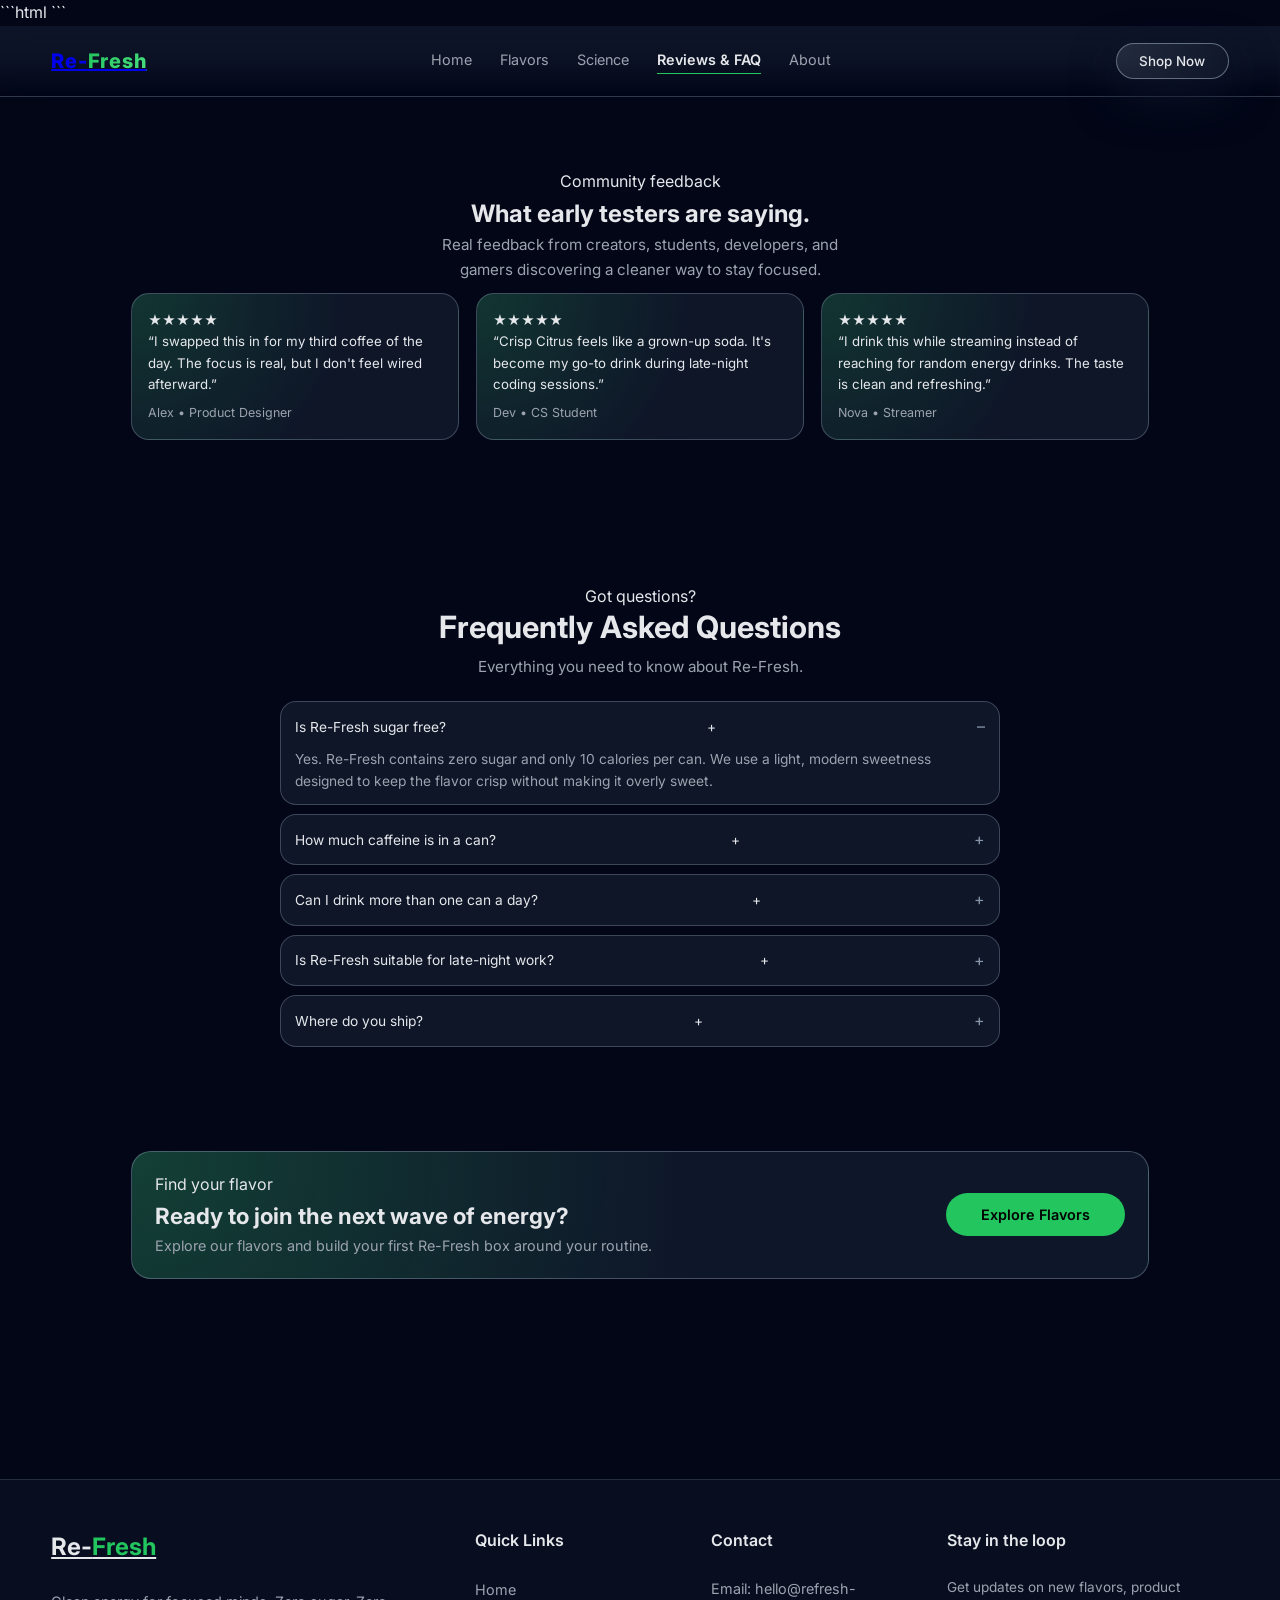
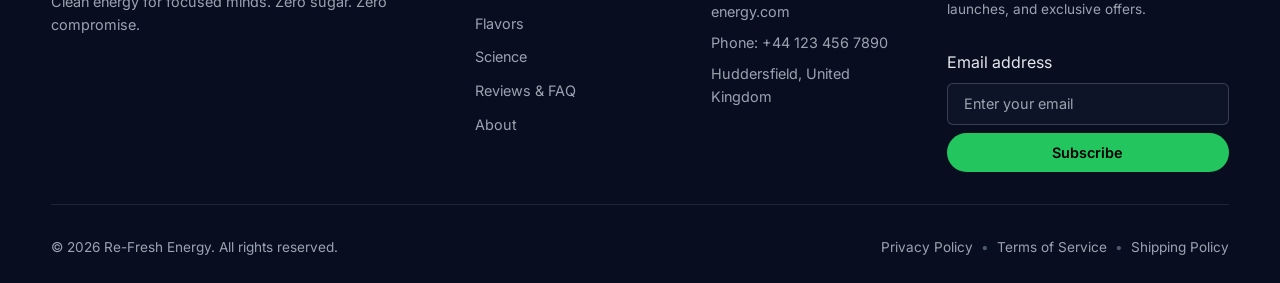
<file: reviews.html>
<!DOCTYPE html>
<html lang="en">
  <head>
   ```html
<head>
  <meta charset="UTF-8" />

  <meta
    name="viewport"
    content="width=device-width, initial-scale=1.0"
  />

  <meta
    name="description"
    content="Discover real customer reviews, frequently asked questions, and everything you need to know about Re-Fresh Energy."
  />

  <meta name="theme-color" content="#0b0b0b" />

  <title>Reviews &amp; FAQ | Re-Fresh Energy</title>

  <link rel="stylesheet" href="styles.css" />
</head>
```

    <meta
      name="description"
      content="Discover what early Re-Fresh testers are saying and find answers to frequently asked questions about our clean energy drink."
    />

    <meta name="theme-color" content="#0f172a" />

  
    <link rel="stylesheet" href="styles.css" />

    
    <link rel="preconnect" href="https://fonts.googleapis.com" />
    <link rel="preconnect" href="https://fonts.gstatic.com" crossorigin />

    <link
      href="https://fonts.googleapis.com/css2?family=Inter:wght@300;400;500;600;700;800&display=swap"
      rel="stylesheet"
    />
  </head>

  <body>
    
    <header class="nav">
      <a href="index.html" class="nav__logo" aria-label="Re-Fresh home">
        Re-<span>Fresh</span>
      </a>

      <nav class="nav__links" aria-label="Main navigation">
        <a href="index.html">Home</a>
        <a href="flavors.html">Flavors</a>
        <a href="science.html">Science</a>
        <a
          href="reviews.html"
          class="active"
          aria-current="page"
        >
          Reviews & FAQ
        </a>
        <a href="about.html">About</a>
      </nav>

      <button
        type="button"
        class="nav__cta"
        onclick="goToFlavors()"
      >
        Shop Now
      </button>

      <button
        type="button"
        class="nav__menu"
        id="navToggle"
        aria-label="Open navigation menu"
        aria-expanded="false"
        aria-controls="main-navigation"
      >
        <span></span>
        <span></span>
      </button>
    </header>

  
    <main>

      
      <section class="section" id="reviews">
        <div class="section__header section__header--center">
          <span class="section__eyebrow">Community feedback</span>

          <h1>What early testers are saying.</h1>

          <p>
            Real feedback from creators, students, developers, and gamers
            discovering a cleaner way to stay focused.
          </p>
        </div>

        <div class="reviews">

          <article class="review">
            <div class="review__rating" aria-label="5 out of 5 stars">
              ★★★★★
            </div>

            <blockquote class="review__quote">
              “I swapped this in for my third coffee of the day.
              The focus is real, but I don't feel wired afterward.”
            </blockquote>

            <p class="review__author">
              Alex
              <span>• Product Designer</span>
            </p>
          </article>

          <article class="review">
            <div class="review__rating" aria-label="5 out of 5 stars">
              ★★★★★
            </div>

            <blockquote class="review__quote">
              “Crisp Citrus feels like a grown-up soda.
              It's become my go-to drink during late-night coding sessions.”
            </blockquote>

            <p class="review__author">
              Dev
              <span>• CS Student</span>
            </p>
          </article>

          <article class="review">
            <div class="review__rating" aria-label="5 out of 5 stars">
              ★★★★★
            </div>

            <blockquote class="review__quote">
              “I drink this while streaming instead of reaching
              for random energy drinks. The taste is clean and refreshing.”
            </blockquote>

            <p class="review__author">
              Nova
              <span>• Streamer</span>
            </p>
          </article>

        </div>
      </section>

      
      <section class="section" id="faq">
        <div class="section__header section__header--center">
          <span class="section__eyebrow">Got questions?</span>

          <h2>Frequently Asked Questions</h2>

          <p>
            Everything you need to know about Re-Fresh.
          </p>
        </div>

        <div class="faq">

          <details class="faq__item" open>
            <summary>
              <span>Is Re-Fresh sugar free?</span>
              <span class="faq__icon" aria-hidden="true">+</span>
            </summary>

            <p>
              Yes. Re-Fresh contains zero sugar and only 10 calories per can.
              We use a light, modern sweetness designed to keep the flavor
              crisp without making it overly sweet.
            </p>
          </details>

          <details class="faq__item">
            <summary>
              <span>How much caffeine is in a can?</span>
              <span class="faq__icon" aria-hidden="true">+</span>
            </summary>

            <p>
              Each can contains 160mg of caffeine. Re-Fresh is designed
              to provide focused energy while keeping the experience smooth
              and refreshing.
            </p>
          </details>

          <details class="faq__item">
            <summary>
              <span>Can I drink more than one can a day?</span>
              <span class="faq__icon" aria-hidden="true">+</span>
            </summary>

            <p>
              We recommend starting with one can and staying within the
              caffeine limits appropriate for you. Individual caffeine
              tolerance varies, so always consider your total daily caffeine
              intake from all sources.
            </p>
          </details>

          <details class="faq__item">
            <summary>
              <span>Is Re-Fresh suitable for late-night work?</span>
              <span class="faq__icon" aria-hidden="true">+</span>
            </summary>

            <p>
              Re-Fresh is designed for focused activities such as studying,
              coding, gaming, and creative work. However, caffeine can affect
              sleep, so consider your personal tolerance and the time of day
              before consuming it.
            </p>
          </details>

          <details class="faq__item">
            <summary>
              <span>Where do you ship?</span>
              <span class="faq__icon" aria-hidden="true">+</span>
            </summary>

            <p>
              This website is currently a front-end demo. For a production
              launch, shipping regions and delivery options can be connected
              to an e-commerce platform such as Shopify or Stripe.
            </p>
          </details>

        </div>
      </section>

    
      <section class="section section--cta">
        <div class="section--cta__inner">

          <div>
            <span class="section__eyebrow">Find your flavor</span>

            <h2>
              Ready to join the next wave of energy?
            </h2>

            <p>
              Explore our flavors and build your first Re-Fresh box
              around your routine.
            </p>
          </div>

          <button
            type="button"
            class="btn btn--primary btn--large"
            onclick="goToFlavors()"
          >
            Explore Flavors
          </button>

        </div>
      </section>

    </main>

  
    <footer class="footer">

      <div class="footer__content">

        
        <div class="footer__section">
          <a
            href="index.html"
            class="footer__brand"
            aria-label="Re-Fresh home"
          >
            Re-<span>Fresh</span>
          </a>

          <p class="footer__description">
            Clean energy for focused minds.
            Zero sugar. Zero compromise.
          </p>
        </div>

        <div class="footer__section">
          <h3 class="footer__heading">
            Quick Links
          </h3>

          <ul class="footer__links">
            <li>
              <a href="index.html">Home</a>
            </li>

            <li>
              <a href="flavors.html">Flavors</a>
            </li>

            <li>
              <a href="science.html">Science</a>
            </li>

            <li>
              <a href="reviews.html">Reviews & FAQ</a>
            </li>

            <li>
              <a href="about.html">About</a>
            </li>
          </ul>
        </div>

      
        <div class="footer__section">
          <h3 class="footer__heading">
            Contact
          </h3>

          <ul class="footer__contact">
            <li>
              Email:
              <a href="mailto:hello@refresh-energy.com">
                hello@refresh-energy.com
              </a>
            </li>

            <li>
              Phone:
              <a href="tel:+441234567890">
                +44 123 456 7890
              </a>
            </li>

            <li>
              Huddersfield, United Kingdom
            </li>
          </ul>
        </div>

        
        <div class="footer__section">

          <h3 class="footer__heading">
            Stay in the loop
          </h3>

          <p class="footer__subscribe-text">
            Get updates on new flavors, product launches,
            and exclusive offers.
          </p>

          <form
            class="footer__subscribe"
            id="subscribeForm"
          >
            <label
              for="email"
              class="sr-only"
            >
              Email address
            </label>

            <input
              type="email"
              id="email"
              name="email"
              placeholder="Enter your email"
              class="footer__email-input"
              autocomplete="email"
              required
            />

            <button
              type="submit"
              class="btn btn--primary"
            >
              Subscribe
            </button>
          </form>

        </div>

      </div>

      <div class="footer__bottom">

        <p class="footer__copyright">
          © 2026 Re-Fresh Energy. All rights reserved.
        </p>

        <nav
          class="footer__legal"
          aria-label="Legal navigation"
        >
          <a href="#">Privacy Policy</a>

          <span aria-hidden="true">•</span>

          <a href="#">Terms of Service</a>

          <span aria-hidden="true">•</span>

          <a href="#">Shipping Policy</a>
        </nav>

      </div>

    </footer>

    <div
      class="toast"
      id="toast"
      role="status"
      aria-live="polite"
    >
      Added to cart
    </div>
    <script src="script.js"></script>

  
    <script>
      const subscribeForm = document.getElementById("subscribeForm");

      subscribeForm.addEventListener("submit", function (event) {
        event.preventDefault();

        const emailInput = document.getElementById("email");

        if (emailInput.value.trim()) {
          alert("Thanks for subscribing to Re-Fresh!");

          subscribeForm.reset();
        }
      });
    </script>

  </body>
</html>
</file>
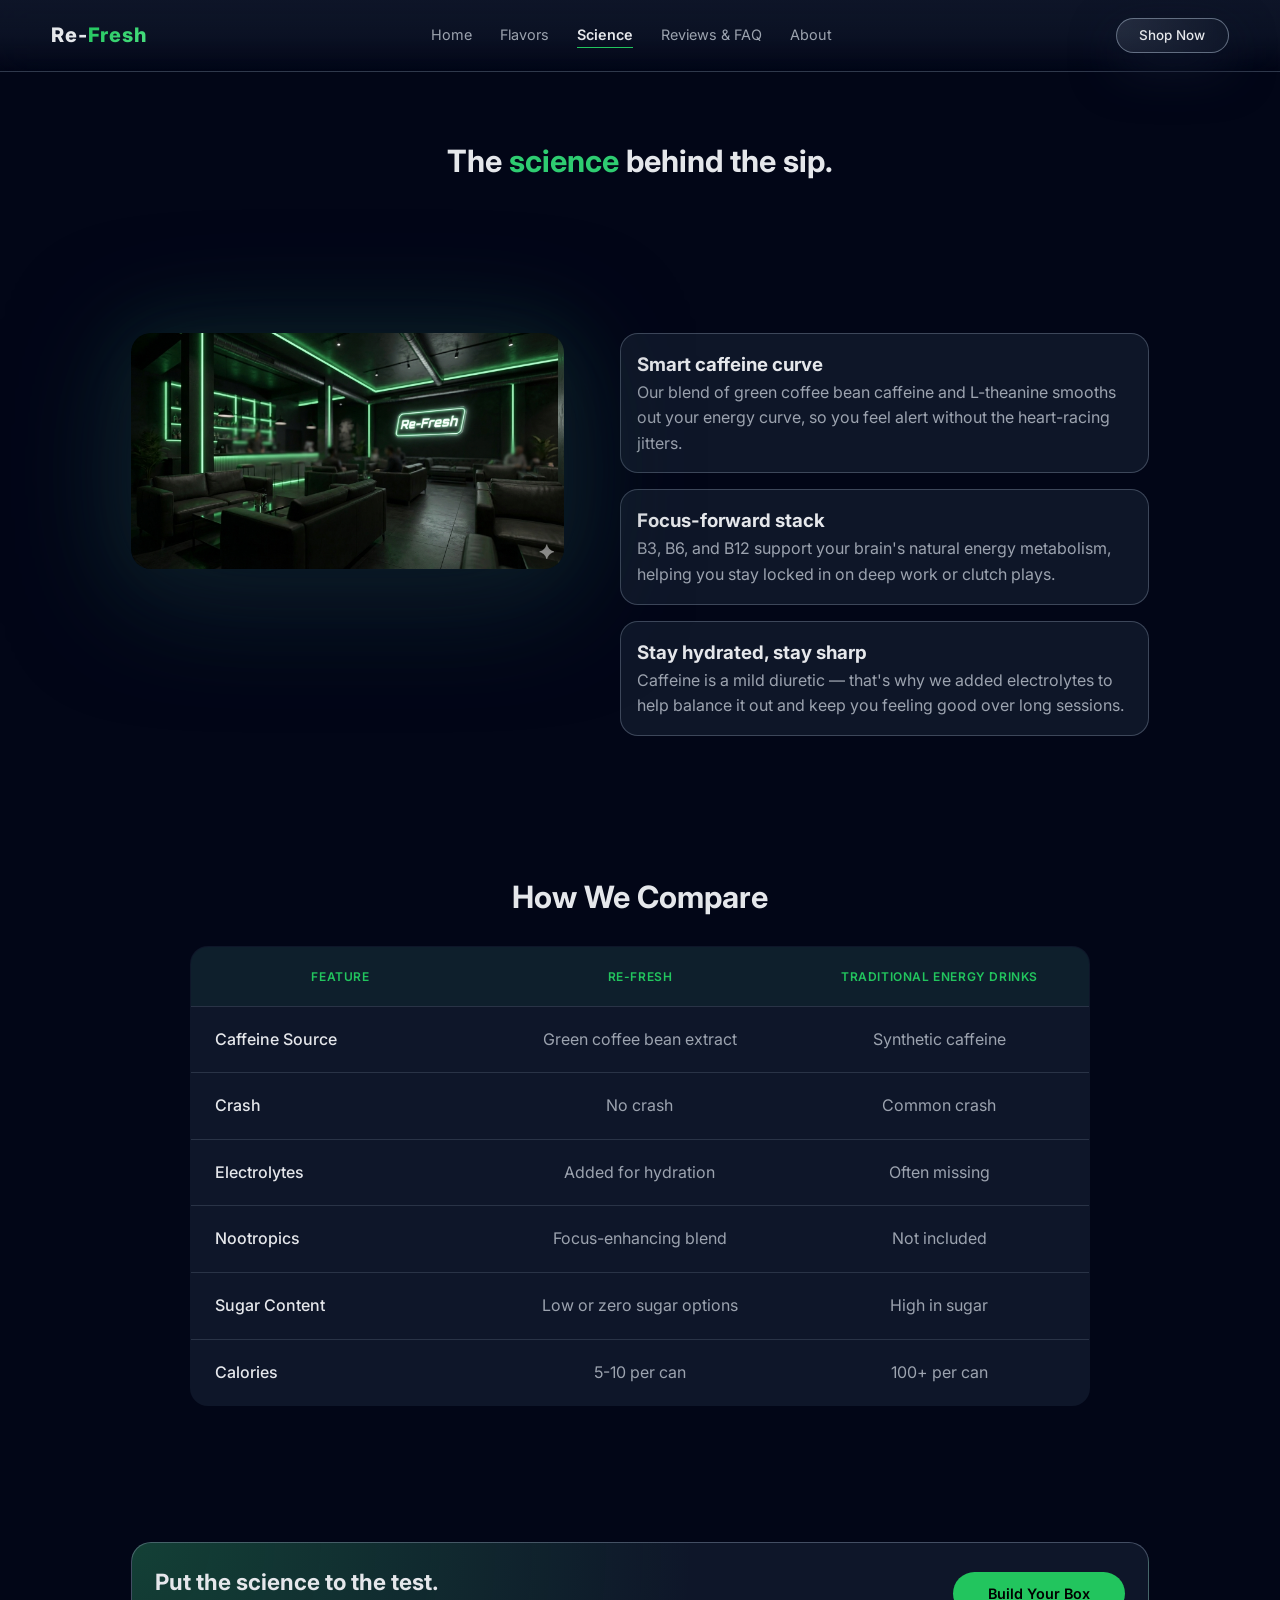
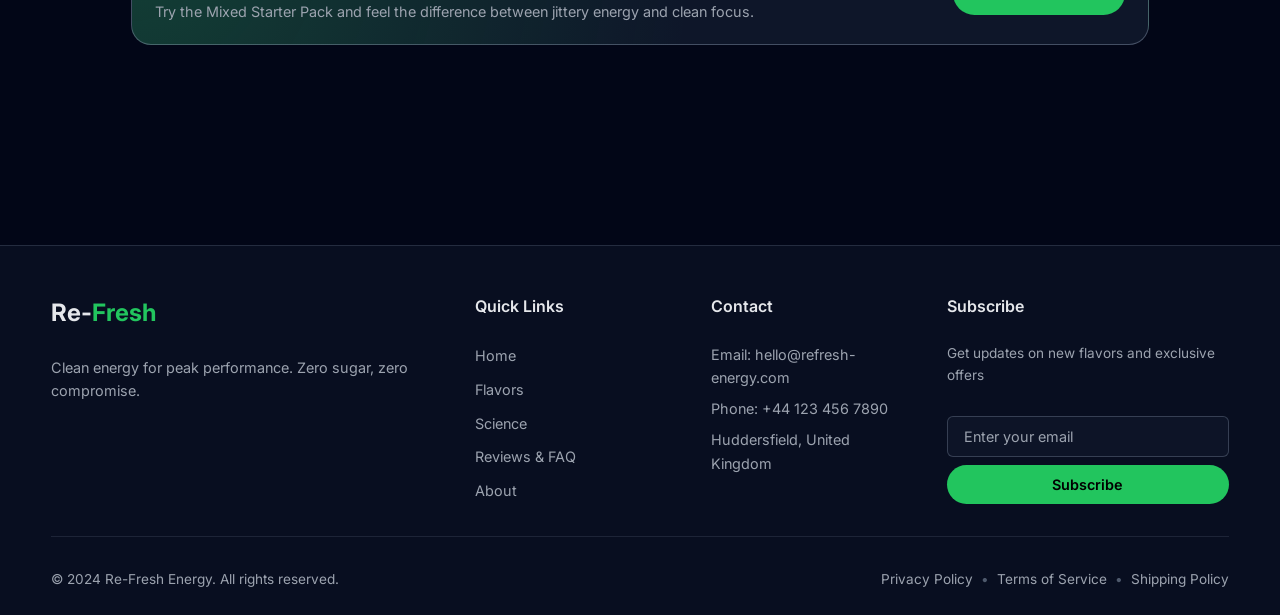
<file: science.html>
<!DOCTYPE html>
<html lang="en">
  <head>
    <meta charset="UTF-8" />
    <meta name="viewport" content="width=device-width, initial-scale=1.0" />
    <title>The Science of Re-Fresh – Focus, Hydration, Energy</title>
    <meta
      name="description"
      content="See how Re-Fresh combines clean caffeine, electrolytes, and nootropics to keep you focused without the crash."
    />
    <link rel="stylesheet" href="styles.css" />
    <link rel="preconnect" href="https://fonts.googleapis.com" />
    <link rel="preconnect" href="https://fonts.gstatic.com" crossorigin />
    <link
      href="https://fonts.googleapis.com/css2?family=Inter:wght@300;400;500;600;700;800&display=swap"
      rel="stylesheet"
    />
  </head>
  <body>
    <header class="nav">
      <div class="nav__logo">Re-<span>Fresh</span></div>
      <nav class="nav__links">
        <a href="index.html">Home</a>
        <a href="flavors.html">Flavors</a>
        <a href="science.html" class="active">Science</a>
        <a href="reviews.html">Reviews & FAQ</a>
        <a href="about.html">About</a>
      </nav>
      <button class="nav__cta" onclick="goToFlavors()">Shop Now</button>
      <button class="nav__menu" aria-label="Toggle menu" id="navToggle">
        <span></span><span></span>
      </button>
    </header>

    <main>
      <section class="section">
        <div class="section__header">
          <h2>The <span>science</span> behind the sip.</h2>
          <!-- <p>
            Re-Fresh is formulated to keep you locked in and hydrated — not
            overcaffeinated and crashing.
          </p> -->
        </div>
      </section>

      <section class="section section--grid" id="science">
        <div class="science__visual">
          <img src="assets/Gemini_Generated_Image_l679jpl679jpl679 (3).png" alt="Re-Fresh Energy Drink" />
        </div>
        <div class="science">
          <div class="science__card">
            <h3>Smart caffeine curve</h3>
            <p>
              Our blend of green coffee bean caffeine and L-theanine smooths out your
              energy curve, so you feel alert without the heart-racing jitters.
            </p>
          </div>
          <div class="science__card">
            <h3>Focus-forward stack</h3>
            <p>
              B3, B6, and B12 support your brain's natural energy metabolism, helping
              you stay locked in on deep work or clutch plays.
            </p>
          </div>
          <div class="science__card">
            <h3>Stay hydrated, stay sharp</h3>
            <p>
              Caffeine is a mild diuretic — that's why we added electrolytes to help
              balance it out and keep you feeling good over long sessions.
            </p>
          </div>
        </div>
      </section>

      <section class="section">
        <div class="section__header">
          <h2>How We Compare</h2>
          <!-- <p>
            See how Re-Fresh stands out from traditional energy drinks with our clean, focused energy formula.
          </p> -->
        </div>
        
        <div class="comparison-table">
          <table>
            <thead>
              <tr>
                <th>Feature</th>
                <th>Re-Fresh</th>
                <th>Traditional Energy Drinks</th>
              </tr>
            </thead>
            <tbody>
              <tr>
                <td>Caffeine Source</td>
                <td>Green coffee bean extract</td>
                <td>Synthetic caffeine</td>
              </tr>
              <tr>
                <td>Crash</td>
                <td>No crash</td>
                <td>Common crash</td>
              </tr>
              <tr>
                <td>Electrolytes</td>
                <td>Added for hydration</td>
                <td>Often missing</td>
              </tr>
              <tr>
                <td>Nootropics</td>
                <td>Focus-enhancing blend</td>
                <td>Not included</td>
              </tr>
              <tr>
                <td>Sugar Content</td>
                <td>Low or zero sugar options</td>
                <td>High in sugar</td>
              </tr>
              <tr>
                <td>Calories</td>
                <td>5-10 per can</td>
                <td>100+ per can</td>
              </tr>
            </tbody>
          </table>
        </div>
      </section>

      <section class="section section--cta">
        <div class="section--cta__inner">
          <div>
            <h2>Put the science to the test.</h2>
            <p>
              Try the Mixed Starter Pack and feel the difference between jittery
              energy and clean focus.
            </p>
          </div>
          <button class="btn btn--primary btn--large" onclick="goToFlavors()">
            Build Your Box
          </button>
        </div>
      </section>
    </main>

    <footer class="footer">
      <div class="footer__content">
        <div class="footer__section">
          <div class="footer__brand">Re-<span>Fresh</span></div>
          <p class="footer__description">Clean energy for peak performance. Zero sugar, zero compromise.</p>
        </div>

        <div class="footer__section">
          <h4 class="footer__heading">Quick Links</h4>
          <ul class="footer__links">
            <li><a href="index.html">Home</a></li>
            <li><a href="flavors.html">Flavors</a></li>
            <li><a href="science.html">Science</a></li>
            <li><a href="reviews.html">Reviews & FAQ</a></li>
            <li><a href="about.html">About</a></li>
          </ul>
        </div>

        <div class="footer__section">
          <h4 class="footer__heading">Contact</h4>
          <ul class="footer__contact">
            <li>Email: <a href="mailto:hello@refresh-energy.com">hello@refresh-energy.com</a></li>
            <li>Phone: <a href="tel:+441234567890">+44 123 456 7890</a></li>
            <li>Huddersfield, United Kingdom</li>
          </ul>
        </div>

        <div class="footer__section">
          <h4 class="footer__heading">Subscribe</h4>
          <p class="footer__subscribe-text">Get updates on new flavors and exclusive offers</p>
          <form class="footer__subscribe" onsubmit="event.preventDefault(); alert('Thank you for subscribing!');">
            <input type="email" placeholder="Enter your email" class="footer__email-input" required />
            <button type="submit" class="btn btn--primary">Subscribe</button>
          </form>
        </div>
      </div>

      <div class="footer__bottom">
        <p class="footer__copyright">© 2024 Re-Fresh Energy. All rights reserved.</p>
        <div class="footer__legal">
          <a href="#">Privacy Policy</a>
          <span>•</span>
          <a href="#">Terms of Service</a>
          <span>•</span>
          <a href="#">Shipping Policy</a>
        </div>
      </div>
    </footer>

    <div class="toast" id="toast">Added to cart</div>

    <script src="script.js"></script>
  </body>
  </html>
</file>
<file: styles.css>
:root {
  --bg: #020617;
  --bg-elevated: #020617;
  --bg-soft: #020617;
  --bg-card: #020617;
  --accent: #22c55e;
  --accent-soft: rgba(34, 197, 94, 0.12);
  --accent-strong: rgba(34, 197, 94, 0.18);
  --accent-gradient: linear-gradient(135deg, #22c55e, #4ade80);
  --accent-gradient-soft: radial-gradient(circle at top left, rgba(34, 197, 94, 0.3), transparent 60%);
  --text: #e5e7eb;
  --text-soft: #9ca3af;
  --border-subtle: rgba(148, 163, 184, 0.2);
  --shadow-soft: 0 24px 80px rgba(15, 23, 42, 0.9);
  --radius-lg: 18px;
  --radius-full: 999px;
  --nav-height: 72px;
}

*,
*::before,
*::after {
  box-sizing: border-box;
}
body {
  font-family: "Inter", sans-serif;
}

* {
  margin: 0;
  padding: 0;
}

html,
body {
  height: 100%;
}

body {
  font-family: "Inter", system-ui, -apple-system, BlinkMacSystemFont, "Segoe UI",
    sans-serif;
  background: var(--bg);
  color: var(--text);
  line-height: 1.6;
  -webkit-font-smoothing: antialiased;
}
img {
  max-width: 100%;
  display: block;
}

button {
  font-family: inherit;
}

/* NAV */
.nav {
  position: sticky;
  top: 0;
  z-index: 20;
  display: flex;
  align-items: center;
  justify-content: space-between;
  padding: 1.1rem clamp(1.5rem, 4vw, 3.5rem);
  backdrop-filter: blur(20px);
  background: linear-gradient(
      to bottom,
      rgba(15, 23, 42, 0.9),
      rgba(15, 23, 42, 0.7),
      transparent
    );
  border-bottom: 1px solid rgba(148, 163, 184, 0.25);
}

.nav__logo {
  font-weight: 800;
  letter-spacing: 0.04em;
  font-size: 1.25rem;
}

.nav__logo span {
  background: var(--accent-gradient);
  -webkit-background-clip: text;
  background-clip: text;
  color: transparent;
}

.nav__links {
  display: flex;
  align-items: center;
  gap: 1.75rem;
  font-size: 0.9rem;
}

.nav__links a {
  color: var(--text-soft);
  text-decoration: none;
  position: relative;
  padding-bottom: 0.15rem;
  transition: color 0.2s ease;
}

.nav__links a::after {
  content: "";
  position: absolute;
  left: 0;
  bottom: 0;
  width: 0;
  height: 1px;
  background: var(--accent-gradient);
  transition: width 0.2s ease;
}

.nav__links a:hover {
  color: var(--text);
}

.nav__links a:hover::after {
  width: 100%;
}

.nav__links a.active {
  color: var(--text);
  font-weight: 600;
}

.nav__links a.active::after {
  width: 100%;
  background: var(--accent);
}

.nav__cta {
  border-radius: 999px;
  padding: 0.55rem 1.4rem;
  border: 1px solid rgba(148, 163, 184, 0.6);
  background: radial-gradient(circle at top left, rgba(148, 163, 184, 0.18), rgba(15, 23, 42, 0.95));
  color: var(--text);
  font-size: 0.84rem;
  font-weight: 500;
  cursor: pointer;
  display: flex;
  align-items: center;
  gap: 0.4rem;
  transition: transform 0.12s ease, box-shadow 0.12s ease,
    background 0.18s ease, border-color 0.18s ease;
  box-shadow: 0 18px 45px rgba(15, 23, 42, 0.8);
}

.nav__cta:hover {
  transform: translateY(-1px);
  border-color: rgba(234, 179, 8, 0.8);
  background: radial-gradient(circle at top left, rgba(234, 179, 8, 0.22), rgba(15, 23, 42, 0.98));
}

.nav__menu {
  display: none;
  width: 40px;
  height: 40px;
  border-radius: 999px;
  border: 1px solid rgba(148, 163, 184, 0.5);
  background: rgba(15, 23, 42, 0.9);
  display: none;
  align-items: center;
  justify-content: center;
  gap: 4px;
  flex-direction: column;
  cursor: pointer;
}

.nav__menu span {
  width: 16px;
  height: 1.5px;
  background: rgba(148, 163, 184, 0.9);
  border-radius: 999px;
}

/* LAYOUT */
main {
  padding: 0 0 4rem;
}

.section {
  max-width: 1120px;
  margin: 0 auto;
  padding: 4.5rem clamp(1.5rem, 4vw, 3.5rem);
}

.section--grid {
  display: grid;
  grid-template-columns: minmax(0, 0.9fr) minmax(0, 1.1fr);
  gap: 3.5rem;
  align-items: flex-start;
}

/* FLAVORS LAYOUT */
.flavors-layout {
  max-width: 1400px;
  margin: 0 auto;
  display: grid;
  grid-template-columns: 1fr 380px;
  gap: 3rem;
  padding: 0 clamp(1.5rem, 4vw, 3.5rem);
}

.flavors-products {
  display: flex;
  flex-direction: column;
  gap: 3rem;
}

.section--product {
  padding: 0;
  max-width: 100%;
}

.section--store {
  max-width: 1200px;
  display: grid;
  grid-template-columns: minmax(0, 1.3fr) minmax(0, 0.8fr);
  gap: 2.75rem;
}

.section__header h2 {
  font-size: clamp(1.8rem, 2.4vw, 2.3rem);
  line-height: 1.1;
  margin-bottom: 0.7rem;
  text-align: center;
}

.section__header p {
  color: var(--text-soft);
  max-width: 420px;
  font-size: 0.95rem;
  margin-bottom: 0.7rem;
  text-align: center;
}

.section__header--center {
  text-align: center;
}

.section__header--center p {
  margin-inline: auto;
}

.section__header h2 span {
  color: #2ecc71; /* green */
}

/* HERO */
.hero {
  width: 100%;
  margin: 0;
  padding: 0;
  min-height: 43vw; /* 16:9 aspect ratio based on viewport width */
  max-height: 90vh; /* Prevent it from being too tall on very wide screens */
  display: flex;
  align-items: center;
  justify-content: flex-end;
  position: relative;
  background-image: url('assets/Gemini_Generated_Image_l679jpl679jpl679.png');
  background-size: cover;
  background-position: 20% center;
  background-repeat: no-repeat;
  overflow: hidden;
  margin-bottom: 4rem;
}

.hero::before {
  content: '';
  position: absolute;
  top: 0;
  left: 0;
  right: 0;
  bottom: 0;
  background: linear-gradient(to right, rgba(2, 6, 23, 0.85) 0%, rgba(2, 6, 23, 0.7) 50%, rgba(2, 6, 23, 0.5) 100%);
  z-index: 0;
}

.hero__content {
  max-width: 600px;
  margin: 0;
  padding: 4rem clamp(1.5rem, 4vw, 4rem);
  position: relative;
  z-index: 1;
  text-align: left;
}

.hero__image {
  position: relative;
  z-index: 1;
}

.hero__content {
  display: flex;
  flex-direction: column;
  gap: 1.5rem;
}

.hero__title {
  font-size: clamp(2.5rem, 5vw, 3.5rem);
  line-height: 1.1;
  font-weight: 700;
  margin: 0;
}

.hero__title span {
  color: var(--accent);
}

.hero__subtitle {
  color: var(--text-soft);
  font-size: 1.1rem;
  line-height: 1.6;
  margin: 0;
}

.hero__actions {
  display: flex;
  gap: 1rem;
  margin-top: 0.5rem;
}

.hero__details {
  display: flex;
  gap: 2.5rem;
  margin-top: 1rem;
  padding-top: 1.5rem;
  border-top: 1px solid rgba(148, 163, 184, 0.2);
}

.hero__detail-item {
  display: flex;
  flex-direction: column;
  gap: 0.25rem;
}

.hero__detail-label {
  font-size: 1.5rem;
  font-weight: 600;
  color: var(--text);
}

.hero__detail-text {
  font-size: 0.9rem;
  color: var(--text-soft);
  text-transform: uppercase;
  letter-spacing: 0.05em;
}

.hero__image {
  width: 100%;
  display: flex;
  align-items: center;
  justify-content: center;
}

.hero__image img {
  width: 100%;
  max-width: 400px;
  height: auto;
  object-fit: contain;
}

/* BUTTONS */
.btn {
  border-radius: var(--radius-full);
  padding: 0.8rem 1.5rem;
  border: 0;
  font-size: 0.85rem;
  font-weight: 500;
  cursor: pointer;
  display: inline-flex;
  align-items: center;
  justify-content: center;
  gap: 0.4rem;
  white-space: nowrap;
  transition: transform 0.12s ease, box-shadow 0.12s ease,
    background 0.16s ease, color 0.16s ease, border-color 0.16s ease;
}

.btn--primary {
  background: var(--accent);
  color: #000;
  font-weight: 600;
}

.btn--primary:hover {
  background: #16a34a;
  transform: translateY(-1px);
}

.btn--ghost {
  background: transparent;
  color: var(--text);
  border: 1px solid rgba(148, 163, 184, 0.4);
}

.btn--ghost:hover {
  background: rgba(148, 163, 184, 0.1);
  border-color: rgba(148, 163, 184, 0.6);
}

.btn--full {
  width: 100%;
}

.btn--large {
  padding-inline: 2.2rem;
  font-size: 0.9rem;
}

/* PRODUCT INFO */
.section--info {
  max-width: 1200px;
  margin: 0 auto;
}

.info-grid {
  display: grid;
  grid-template-columns: repeat(4, 1fr);
  gap: 2rem;
}

.info-item {
  text-align: left;
}

.info-item h3 {
  font-size: 1.1rem;
  font-weight: 600;
  margin-bottom: 0.5rem;
  color: var(--text);
}

.info-item p {
  color: var(--text-soft);
  font-size: 0.95rem;
  line-height: 1.5;
  margin: 0;
}

/* SHOP CTA */
.section--shop {
  max-width: 1200px;
  margin: 4rem auto;
}

.shop-cta {
  text-align: center;
  padding: 3rem 2rem;
}

.shop-cta h2 {
  font-size: 2rem;
  font-weight: 600;
  margin-bottom: 0.5rem;
}

.shop-cta p {
  color: var(--text-soft);
  font-size: 1rem;
  margin-bottom: 2rem;
}

/* STORE + CART */
.store {
  display: grid;
  grid-template-columns: repeat(3, minmax(0, 1fr));
  gap: 1.2rem;
}

.product-card {
  padding: 1.3rem 1.1rem;
  border-radius: 18px;
  background: radial-gradient(circle at top, rgba(34, 197, 94, 0.12), transparent 60%),
    rgba(15, 23, 42, 0.98);
  border: 1px solid rgba(148, 163, 184, 0.35);
  box-shadow: 0 16px 45px rgba(15, 23, 42, 0.85);
  display: flex;
  flex-direction: column;
  gap: 0.4rem;
  font-size: 0.85rem;
}

.product-card--large {
  padding: 0;
  display: grid;
  grid-template-columns: 1fr 1fr;
  gap: 3rem;
  align-items: center;
  padding: 2.5rem;
  min-height: 400px;
  border-radius: 8px;
  background: rgba(15, 23, 42, 0.95);
  border: 1px solid rgba(148, 163, 184, 0.2);
  box-shadow: 0 4px 12px rgba(0, 0, 0, 0.1);
}

.product-card__content {
  display: flex;
  flex-direction: column;
  gap: 1rem;
}

.product-card__image--large {
  margin: 0;
  max-width: 100%;
  height: auto;
  border-radius: 6px;
  background: rgba(15, 23, 42, 0.5);
  display: flex;
  align-items: center;
  justify-content: center;
  padding: 2rem;
}

.product-card__image--large img {
  max-height: 500px;
  width: auto;
  object-fit: contain;
}

.product-card--large h3 {
  font-size: 2rem;
  font-weight: 700;
  margin-bottom: 0.5rem;
}

.product-card--large .product-card__subtitle {
  font-size: 1rem;
  margin-bottom: 0.5rem;
}

.product-card--large .product-card__price {
  font-size: 1.8rem;
  font-weight: 700;
  margin: 0.5rem 0;
  color: var(--accent);
}

.product-card__description {
  color: var(--text-soft);
  font-size: 1rem;
  line-height: 1.6;
  margin: 1rem 0;
}

.product-card--large .product-card__list {
  font-size: 0.95rem;
  margin: 1rem 0;
  line-height: 1.8;
}

.product-card--large .product-card__footer {
  margin-top: 1.5rem;
  gap: 1rem;
}

.product-card--large .product-card__btn {
  padding: 1rem 2rem;
  font-size: 1rem;
}

.product-card__image {
  width: 100%;
  max-width: 600px;
  height: auto;
  margin: -1.3rem -1.1rem 0.8rem -1.1rem;
  display: flex;
  align-items: center;
  justify-content: center;
  overflow: hidden;
  border-radius: 18px 18px 0 0;
  background: radial-gradient(circle at top, rgba(34, 197, 94, 0.08), transparent 70%);
}

.product-card__image img {
  width: 100%;
  height: auto;
  object-fit: contain;
  max-height: 240px;
  filter: drop-shadow(0 10px 30px rgba(15, 23, 42, 0.6));
  transition: transform 0.3s ease;
}

.product-card:hover .product-card__image img {
  transform: scale(1.05);
}

.product-card__tag {
  font-size: 0.7rem;
  text-transform: uppercase;
  letter-spacing: 0.16em;
  color: var(--accent);
  margin-bottom: 0.3rem;
  font-weight: 600;
}

.product-card h3 {
  font-size: 1rem;
}

.product-card__subtitle {
  color: var(--text-soft);
  font-size: 0.82rem;
}

.product-card__price {
  font-size: 1.05rem;
  font-weight: 600;
  margin-top: 0.3rem;
}

.product-card__list {
  margin: 0.5rem 0 0.9rem;
  padding-left: 1.1rem;
  color: var(--text-soft);
}

.product-card__list li {
  margin-bottom: 0.18rem;
}

.product-card__footer {
  display: flex;
  align-items: center;
  justify-content: space-between;
  gap: 0.7rem;
  margin-top: auto;
}

.product-card__btn {
  flex: 1;
}

.quantity {
  display: inline-flex;
  align-items: center;
  border-radius: 999px;
  border: 1px solid rgba(148, 163, 184, 0.6);
  overflow: hidden;
}

.quantity input {
  width: 40px;
  background: transparent;
  border: 0;
  text-align: center;
  color: var(--text);
  font-size: 0.8rem;
  padding: 0.38rem 0.2rem;
  -moz-appearance: textfield;
}

.quantity input::-webkit-outer-spin-button,
.quantity input::-webkit-inner-spin-button {
  -webkit-appearance: none;
  margin: 0;
}

.quantity__btn {
  width: 26px;
  height: 28px;
  border: 0;
  background: rgba(15, 23, 42, 0.95);
  color: var(--text-soft);
  font-size: 0.8rem;
  cursor: pointer;
  display: flex;
  align-items: center;
  justify-content: center;
}

.quantity__btn:hover {
  background: rgba(15, 23, 42, 1);
  color: var(--text);
}

.cart {
  padding: 1.4rem 1.3rem;
  border-radius: 8px;
  background: rgba(15, 23, 42, 0.95);
  border: 1px solid rgba(148, 163, 184, 0.2);
  box-shadow: 0 4px 12px rgba(0, 0, 0, 0.1);
  align-self: flex-start;
  font-size: 0.86rem;
}

.cart--sticky {
  position: sticky;
  top: calc(var(--nav-height) + 2rem);
  max-height: calc(100vh - var(--nav-height) - 4rem);
  overflow-y: auto;
}

.cart h3 {
  font-size: 1.05rem;
  margin-bottom: 0.7rem;
}

.cart__items {
  border-radius: 6px;
  background: rgba(15, 23, 42, 0.6);
  border: 1px solid rgba(148, 163, 184, 0.15);
  padding: 0.7rem 0.8rem;
  max-height: 220px;
  overflow-y: auto;
}

.cart__item {
  display: flex;
  align-items: center;
  justify-content: space-between;
  gap: 0.7rem;
  padding-block: 0.3rem;
  border-bottom: 1px solid rgba(148, 163, 184, 0.15);
}

.cart__item:last-child {
  border-bottom: 0;
}

.cart__item-main {
  display: flex;
  flex-direction: column;
}

.cart__item-name {
  font-size: 0.84rem;
}

.cart__item-meta {
  color: var(--text-soft);
  font-size: 0.75rem;
}

.cart__item-remove {
  border: 0;
  background: transparent;
  color: rgba(148, 163, 184, 0.8);
  cursor: pointer;
  font-size: 0.75rem;
  margin-left: 5px;
}

.cart__item-remove:hover {
  color: rgba(248, 113, 113, 0.9);
}

.cart__empty {
  text-align: center;
  color: var(--text-soft);
  font-size: 0.8rem;
  padding: 0.3rem 0.2rem;
}

.cart__summary {
  margin-top: 0.85rem;
  padding-top: 0.75rem;
  border-top: 1px solid rgba(30, 64, 175, 0.4);
}

.cart__row {
  display: flex;
  align-items: center;
  justify-content: space-between;
  margin-bottom: 0.3rem;
}

.cart__hint {
  font-size: 0.75rem;
  color: var(--text-soft);
  margin: 0.3rem 0 0.7rem;
}

/* SCIENCE */
.science__visual {
  width: 100%;
  display: flex;
  align-items: center;
  justify-content: center;
  filter: drop-shadow(0 20px 60px rgba(15, 23, 42, 0.8)) drop-shadow(0 0 30px rgba(34, 197, 94, 0.15));
}

.science__visual img {
  width: 100%;
  max-width: 480px;
  height: auto;
  object-fit: contain;
  border-radius: 20px;
}

.science {
  display: grid;
  gap: 1rem;
}

.science__card {
  padding: 1rem;
  border-radius: 18px;
  border: 1px solid rgba(148, 163, 184, 0.35);
  background: rgba(15, 23, 42, 0.96);
}

/* Comparison Table Styles */
.comparison-table {
  margin: 2rem auto;
  max-width: 900px;
  overflow-x: auto;
  display: flex;
  justify-content: center;
}

.comparison-table table {
  width: 100%;
  border-collapse: collapse;
  border-radius: var(--radius-lg);
  overflow: hidden;
  background: rgba(15, 23, 42, 0.96);
  border: 1px solid var(--border-subtle);
  table-layout: fixed;
}

.comparison-table th,
.comparison-table td {
  padding: 1.25rem 1.5rem;
  text-align: center;
  border-bottom: 1px solid var(--border-subtle);
  vertical-align: middle;
}

.comparison-table th {
  font-weight: 600;
  color: var(--accent);
  background: rgba(34, 197, 94, 0.05);
  text-transform: uppercase;
  font-size: 0.75rem;
  letter-spacing: 0.05em;
}

.comparison-table tbody tr:hover {
  background: rgba(34, 197, 94, 0.03);
}

.comparison-table td:first-child {
  font-weight: 500;
  color: var(--text);
  text-align: left;
  width: 33%;
}

.comparison-table td {
  color: var(--text-soft);
}

.comparison-table td:not(:first-child) {
  width: 33.5%;
}

@media (max-width: 768px) {
  .comparison-table {
    margin: 1rem -1rem;
    width: calc(100% + 2rem);
  }
  
  .comparison-table th,
  .comparison-table td {
    padding: 0.75rem 1rem;
    font-size: 0.9rem;
  }
}
  font-size: 0.86rem;
}

.science__card h3 {
  font-size: 0.96rem;
  margin-bottom: 0.35rem;
}

.science__card p {
  color: var(--text-soft);
}

/* ABOUT */
.about-content {
  max-width: 800px;
  margin: 0 auto;
}

.about-section {
  margin-bottom: 3rem;
}

.about-section--underline {
  padding-bottom: 2rem;
  border-bottom: 1px solid rgba(148, 163, 184, 0.3);
}

.about-section h2 {
  font-size: 1.8rem;
  font-weight: 600;
  margin-bottom: 1rem;
  color: var(--text);
}

.about-section p {
  color: var(--text-soft);
  font-size: 1rem;
  line-height: 1.7;
  margin-bottom: 1rem;
}

.about-list {
  list-style: none;
  padding: 0;
  margin: 1rem 0;
}

.about-list li {
  padding: 0.8rem 0;
  border-bottom: 1px solid rgba(148, 163, 184, 0.15);
  color: var(--text-soft);
  line-height: 1.6;
}

.about-list li:last-child {
  border-bottom: none;
}

.about-list li strong {
  color: var(--text);
  font-weight: 600;
}

.section--map {
  margin-top: 2rem;
}

.map-container {
  width: 100%;
  margin: 2rem 0;
  border-radius: 12px;
  overflow: hidden;
  border: 1px solid rgba(148, 163, 184, 0.2);
}

.map-container iframe {
  display: block;
  width: 100%;
  height: 450px;
  border: none;
}

.map-info {
  text-align: center;
  margin-top: 1.5rem;
  color: var(--text-soft);
}

.map-info p {
  margin: 0.3rem 0;
}

.map-info strong {
  color: var(--text);
  font-weight: 600;
}

/* REVIEWS */
.reviews {
  display: grid;
  grid-template-columns: repeat(3, minmax(0, 1fr));
  gap: 1.1rem;
}

.review {
  padding: 1rem;
  border-radius: 18px;
  border: 1px solid rgba(148, 163, 184, 0.35);
  background: radial-gradient(circle at top left, rgba(34, 197, 94, 0.18), transparent 60%),
    rgba(15, 23, 42, 0.96);
  font-size: 0.83rem;
}

.review__quote {
  color: var(--text);
  margin-bottom: 0.5rem;
}

.review__author {
  color: var(--text-soft);
  font-size: 0.78rem;
}

/* FAQ */
.faq {
  max-width: 720px;
  margin: 1.4rem auto 0;
}

.faq__item {
  border-radius: 16px;
  border: 1px solid rgba(148, 163, 184, 0.35);
  background: rgba(15, 23, 42, 0.96);
  padding: 0.75rem 0.9rem;
  font-size: 0.86rem;
}

.faq__item + .faq__item {
  margin-top: 0.55rem;
}

.faq__item summary {
  list-style: none;
  cursor: pointer;
  display: flex;
  align-items: center;
  justify-content: space-between;
  gap: 0.6rem;
}

.faq__item summary::-webkit-details-marker {
  display: none;
}

.faq__item summary::after {
  content: "+";
  font-size: 1rem;
  color: rgba(148, 163, 184, 0.9);
}

.faq__item[open] summary::after {
  content: "–";
}

.faq__item p {
  margin-top: 0.5rem;
  color: var(--text-soft);
}

/* CTA SECTION */
.section--cta {
  padding-top: 2rem;
}

.section--cta__inner {
  max-width: 1120px;
  margin: 0 auto;
  padding: 1.3rem 1.4rem;
  border-radius: 20px;
  background: radial-gradient(circle at top left, rgba(34, 197, 94, 0.24), transparent 55%),
    rgba(15, 23, 42, 0.98);
  border: 1px solid rgba(148, 163, 184, 0.4);
  display: flex;
  align-items: center;
  justify-content: space-between;
  gap: 1.1rem;
}

.section--cta__inner h2 {
  font-size: 1.4rem;
}

.section--cta__inner p {
  font-size: 0.9rem;
  color: var(--text-soft);
}

/* BENEFITS */
.benefits-grid {
  display: grid;
  grid-template-columns: repeat(2, 1fr);
  gap: 1.5rem;
  max-width: 1000px;
  margin: 0 auto;
}

.benefit-card {
  padding: 1.5rem;
  border-radius: 8px;
  border: 1px solid rgba(148, 163, 184, 0.15);
  background: rgba(15, 23, 42, 0.5);
}

.benefit-card h3 {
  font-size: 1.2rem;
  font-weight: 600;
  margin-bottom: 0.5rem;
  color: var(--text);
}

.benefit-card p {
  color: var(--text-soft);
  font-size: 0.95rem;
  line-height: 1.6;
  margin: 0;
}

/* STEPS */
.section--alt {
  background: rgba(15, 23, 42, 0.3);
}

.steps {
  display: grid;
  grid-template-columns: repeat(3, 1fr);
  gap: 2rem;
  max-width: 1000px;
  margin: 0 auto;
}

.step {
  text-align: center;
}

.step__number {
  width: 50px;
  height: 50px;
  border-radius: 50%;
  background: var(--accent);
  color: #000;
  display: flex;
  align-items: center;
  justify-content: center;
  font-size: 1.5rem;
  font-weight: 700;
  margin: 0 auto 1rem;
}

.step h3 {
  font-size: 1.2rem;
  font-weight: 600;
  margin-bottom: 0.5rem;
  color: var(--text);
}

.step p {
  color: var(--text-soft);
  font-size: 0.95rem;
  line-height: 1.6;
  margin: 0;
}

/* TESTIMONIALS PREVIEW */
.testimonials-preview {
  display: grid;
  grid-template-columns: repeat(3, 1fr);
  gap: 1.5rem;
  max-width: 1000px;
  margin: 0 auto;
}

.testimonial-preview {
  padding: 1.5rem;
  border-radius: 8px;
  border: 1px solid rgba(148, 163, 184, 0.15);
  background: rgba(15, 23, 42, 0.5);
}

.testimonial-preview__quote {
  color: var(--text);
  font-size: 0.95rem;
  line-height: 1.6;
  margin-bottom: 0.8rem;
  font-style: italic;
}

.testimonial-preview__author {
  color: var(--text-soft);
  font-size: 0.85rem;
  margin: 0;
}

/* FOOTER */
.footer {
  padding: 3rem clamp(1.5rem, 4vw, 3.5rem) 1.5rem;
  border-top: 1px solid rgba(148, 163, 184, 0.2);
  background: rgba(15, 23, 42, 0.5);
  margin-top: 4rem;
}

.footer__content {
  max-width: 1200px;
  margin: 0 auto;
  display: grid;
  grid-template-columns: 2fr 1fr 1fr 1.5fr;
  gap: 3rem;
  margin-bottom: 2rem;
}

.footer__section {
  display: flex;
  flex-direction: column;
  gap: 1rem;
}

.footer__brand {
  font-size: 1.5rem;
  font-weight: 700;
  margin-bottom: 0.5rem;
  color: var(--text);
}

.footer__brand span {
  color: var(--accent);
}

.footer__description {
  color: var(--text-soft);
  font-size: 0.9rem;
  line-height: 1.6;
  margin: 0;
}

.footer__heading {
  font-size: 1rem;
  font-weight: 600;
  color: var(--text);
  margin-bottom: 0.5rem;
}

.footer__links {
  list-style: none;
  padding: 0;
  margin: 0;
  display: flex;
  flex-direction: column;
  gap: 0.5rem;
}

.footer__links a,
.footer__contact a {
  color: var(--text-soft);
  text-decoration: none;
  font-size: 0.9rem;
  transition: color 0.2s ease;
}

.footer__links a:hover,
.footer__contact a:hover {
  color: var(--accent);
}

.footer__contact {
  list-style: none;
  padding: 0;
  margin: 0;
  display: flex;
  flex-direction: column;
  gap: 0.5rem;
  color: var(--text-soft);
  font-size: 0.9rem;
}

.footer__subscribe-text {
  color: var(--text-soft);
  font-size: 0.85rem;
  margin-bottom: 0.8rem;
}

.footer__subscribe {
  display: flex;
  flex-direction: column;
  gap: 0.5rem;
}

.footer__subscribe .btn {
  width: 100%;
  padding: 0.7rem 1rem;
  font-size: 0.9rem;
}

.footer__email-input {
  padding: 0.7rem 1rem;
  border-radius: 6px;
  border: 1px solid rgba(148, 163, 184, 0.3);
  background: rgba(15, 23, 42, 0.8);
  color: var(--text);
  font-size: 0.9rem;
  font-family: inherit;
  transition: border-color 0.2s ease;
}

.footer__email-input:focus {
  outline: none;
  border-color: var(--accent);
}

.footer__email-input::placeholder {
  color: var(--text-soft);
}

.footer__bottom {
  max-width: 1200px;
  margin: 0 auto;
  padding-top: 2rem;
  border-top: 1px solid rgba(148, 163, 184, 0.15);
  display: flex;
  justify-content: space-between;
  align-items: center;
  flex-wrap: wrap;
  gap: 1rem;
}

.footer__copyright {
  color: var(--text-soft);
  font-size: 0.85rem;
  margin: 0;
}

.footer__legal {
  display: flex;
  align-items: center;
  gap: 0.5rem;
  color: var(--text-soft);
  font-size: 0.85rem;
}

.footer__legal a {
  color: var(--text-soft);
  text-decoration: none;
  transition: color 0.2s ease;
}

.footer__legal a:hover {
  color: var(--accent);
}

.footer__legal span {
  color: rgba(148, 163, 184, 0.5);
}

/* TOAST */
.toast {
  position: fixed;
  bottom: 1.4rem;
  right: 1.6rem;
  padding: 0.6rem 1.1rem;
  border-radius: 999px;
  font-size: 0.8rem;
  background: rgba(15, 23, 42, 0.96);
  color: var(--text);
  border: 1px solid rgba(34, 197, 94, 0.7);
  box-shadow: 0 15px 40px rgba(15, 23, 42, 0.95);
  opacity: 0;
  transform: translateY(12px);
  pointer-events: none;
  transition: opacity 0.16s ease, transform 0.16s ease;
  z-index: 30;
}

.toast--visible {
  opacity: 1;
  transform: translateY(0);
}

/* RESPONSIVE */
@media (max-width: 960px) {
  .nav {
    padding-inline: 1.3rem;
  }

  .nav__links {
    position: fixed;
    inset: var(--nav-height) 1.3rem auto;
    background: rgba(15, 23, 42, 0.97);
    border-radius: 16px;
    padding: 0.75rem 0.9rem;
    border: 1px solid rgba(148, 163, 184, 0.45);
    flex-direction: column;
    gap: 0.6rem;
    font-size: 0.88rem;
    transform-origin: top right;
    transform: scale(0.9);
    opacity: 0;
    pointer-events: none;
    transition: opacity 0.16s ease, transform 0.16s ease;
  }

  .nav__links--open {
    opacity: 1;
    pointer-events: auto;
    transform: scale(1);
  }

  .nav__cta {
    display: none;
  }

  .nav__menu {
    display: flex;
  }

  main {
    padding: 0 0 4rem;
  }

  .hero {
    min-height: 70vh;
    justify-content: center;
    align-items: center;
  }

  .hero__content {
    max-width: 100%;
    padding: 2rem 1.5rem;
    text-align: center;
  }

  .hero::before {
    background: linear-gradient(to bottom, rgba(2, 6, 23, 0.95) 0%, rgba(2, 6, 23, 0.85) 50%, rgba(2, 6, 23, 0.75) 100%);
  }


  .hero__details {
    flex-wrap: wrap;
    gap: 1.5rem;
  }

  .info-grid {
    grid-template-columns: repeat(2, 1fr);
    gap: 1.5rem;
  }

  @media (max-width: 640px) {
    .info-grid {
      grid-template-columns: 1fr;
    }
  }

  .shop-cta {
    padding: 2rem 1rem;
  }

  .product-card__image {
    max-width: 100%;
    margin: -1.3rem -1.1rem 0.8rem -1.1rem;
  }

  .product-card__image img {
    max-height: 200px;
  }

  .science__visual {
    margin-bottom: 1.5rem;
  }

  .science__visual img {
    max-width: 300px;
  }

  .section--grid,
  .flavors-layout {
    grid-template-columns: 1fr;
    gap: 2rem;
    padding: 0 1.3rem;
  }

  .cart--sticky {
    position: relative;
    top: 0;
    max-height: none;
  }

  .product-card--large {
    grid-template-columns: 1fr;
    gap: 2rem;
    padding: 1.5rem;
    min-height: auto;
  }

  .product-card__image--large {
    order: -1;
    padding: 1.5rem;
  }

  .product-card__image--large img {
    max-height: 350px;
  }

  .product-card--large h3 {
    font-size: 1.5rem;
  }

  .product-card--large .product-card__price {
    font-size: 1.5rem;
  }

  .section--store {
    grid-template-columns: minmax(0, 1fr);
  }

  .store {
    grid-template-columns: minmax(0, 1fr);
  }

  .cart {
    max-width: 480px;
    width: 100%;
  }

  .reviews {
    grid-template-columns: minmax(0, 1fr);
  }

  .benefits-grid {
    grid-template-columns: 1fr;
  }

  .steps {
    grid-template-columns: 1fr;
    gap: 2rem;
  }

  .testimonials-preview {
    grid-template-columns: 1fr;
  }

  .footer__content {
    grid-template-columns: 1fr;
    gap: 2rem;
  }

  .footer__bottom {
    flex-direction: column;
    text-align: center;
  }

  .map-container iframe {
    height: 350px;
  }

  .about-section {
    margin-bottom: 2rem;
  }

  .about-section h2 {
    font-size: 1.5rem;
  }

  .section--cta__inner {
    flex-direction: column;
    align-items: flex-start;
  }

  .toast {
    left: 50%;
    right: auto;
    transform: translate(-50%, 12px);
  }

  .toast--visible {
    transform: translate(-50%, 0);
  }
}

@media (max-width: 640px) {
  .hero {
    margin-top: 1rem;
    padding: 2rem 1rem;
  }

  .hero__details {
    gap: 1rem;
  }

  .hero__detail-label {
    font-size: 1.25rem;
  }

  .section {
    padding-block: 3.2rem;
  }
}


/* Flavor Showcase */
.flavor-showcase {
  display: grid;
  grid-template-columns: repeat(auto-fit, minmax(280px, 1fr));
  gap: 2rem;
  margin-top: 3rem;
}

.flavor-card {
  background: var(--bg-elevated);
  border-radius: 16px;
  padding: 1.5rem;
  text-align: center;
  transition: transform 0.3s ease, box-shadow 0.3s ease;
  border: 1px solid var(--border-subtle);
}

.flavor-card:hover {
  transform: translateY(-5px);
  box-shadow: 0 10px 30px rgba(0, 0, 0, 0.1);
}

.flavor-card__image {
  width: 120px;
  height: 200px;
  margin: 0 auto 1.5rem;
  display: flex;
  align-items: center;
  justify-content: center;
}

.flavor-card__image img {
  max-width: 100%;
  max-height: 100%;
  object-fit: contain;
}

.flavor-card h3 {
  color: var(--text);
  margin-bottom: 0.75rem;
  font-size: 1.25rem;
}

.flavor-card p {
  color: var(--text-soft);
  margin-bottom: 1.25rem;
  font-size: 0.95rem;
  line-height: 1.5;
}

.flavor-tags {
  display: flex;
  flex-wrap: wrap;
  gap: 0.5rem;
  justify-content: center;
}

.flavor-tag {
  background: var(--accent-soft);
  color: var(--accent);
  font-size: 0.75rem;
  padding: 0.25rem 0.75rem;
  border-radius: 100px;
  font-weight: 500;
}

/* Custom Scrollbar Styles */
/* Works on Firefox */
* {
  scrollbar-width: thin;
  scrollbar-color: var(--accent) rgba(15, 23, 42, 0.1);
}

/* Works on Chrome, Edge, and Safari */
*::-webkit-scrollbar {
  width: 8px;
  height: 8px;
}

*::-webkit-scrollbar-track {
  background: rgba(15, 23, 42, 0.1);
  border-radius: 4px;
}

*::-webkit-scrollbar-thumb {
  background-color: var(--accent);
  border-radius: 4px;
  border: 2px solid rgba(15, 23, 42, 0.1);
}

*::-webkit-scrollbar-thumb:hover {
  background-color: #149b5159;
}
</file>
